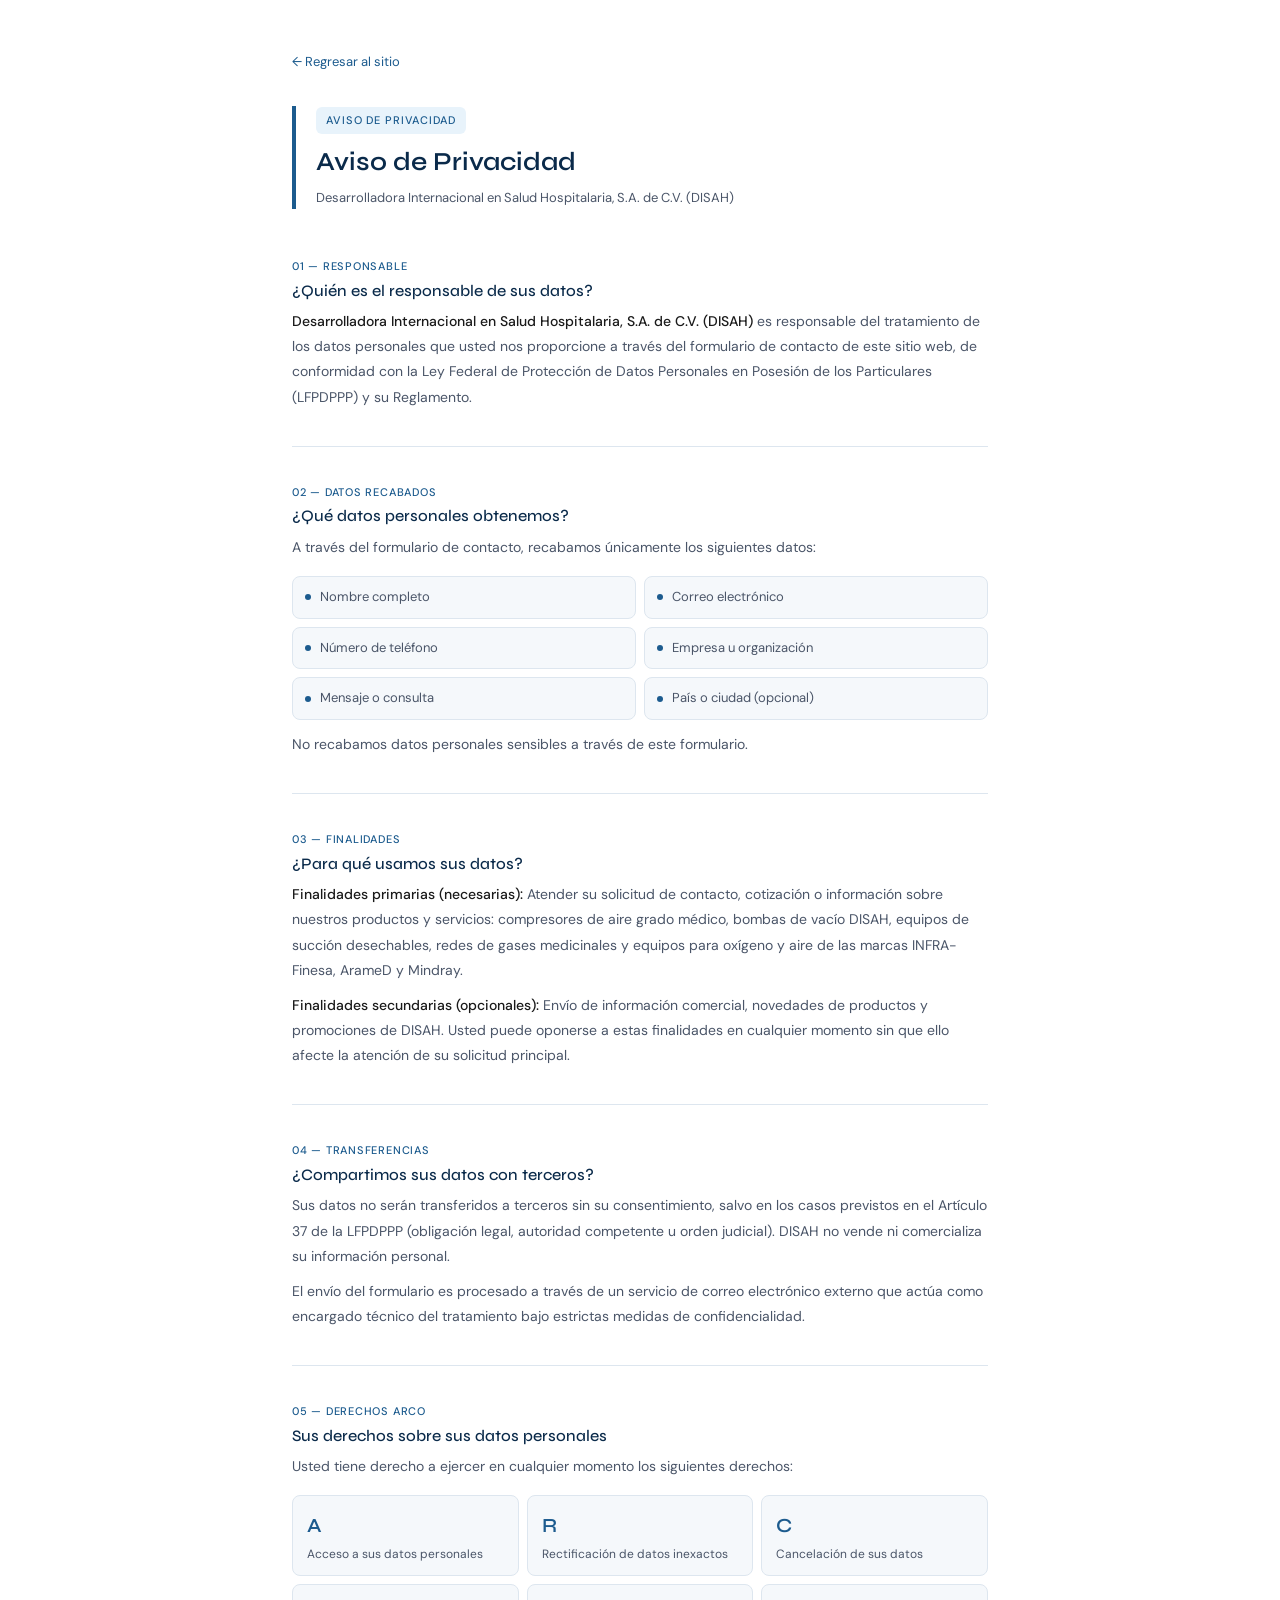
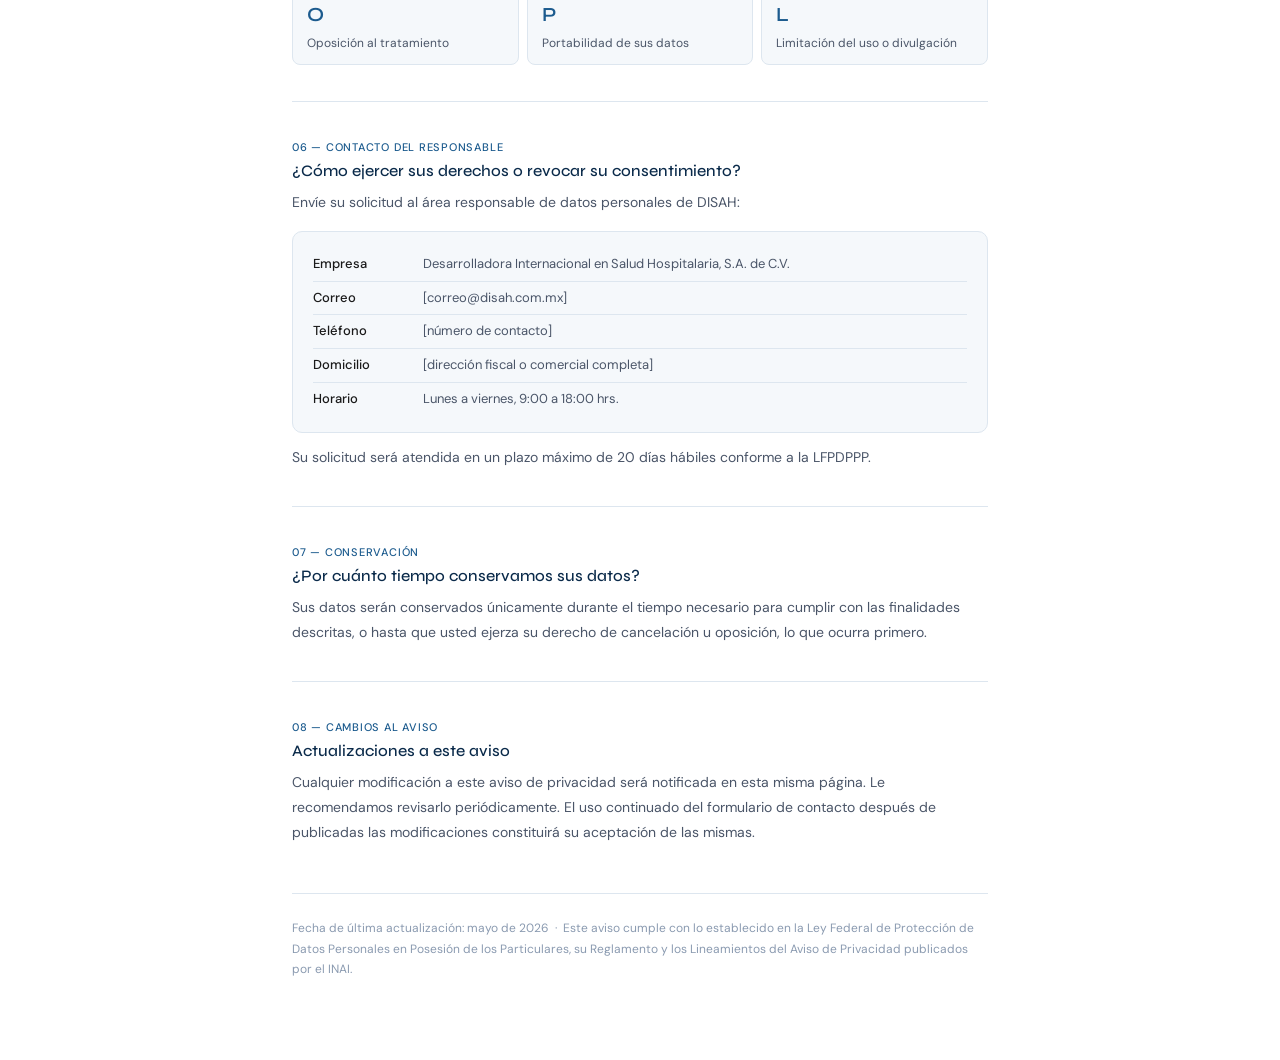
<file: aviso-privacidad.html>
<!DOCTYPE html>
<html lang="es">
<head>
  <meta charset="UTF-8">
  <meta name="viewport" content="width=device-width, initial-scale=1.0">
  <title>Aviso de Privacidad — DISAH</title>
  <meta name="description" content="Aviso de privacidad del sitio web de Desarrolladora Internacional en Salud Hospitalaria, S.A. de C.V. (DISAH).">

  <link rel="preconnect" href="https://fonts.googleapis.com">
  <link rel="preconnect" href="https://fonts.gstatic.com" crossorigin>
  <link href="https://fonts.googleapis.com/css2?family=DM+Sans:wght@400;500&family=Syne:wght@500;600&display=swap" rel="stylesheet">
  <link rel="icon" type="image/png" href="assets/img/LOGO-DISAH-AZÚL.png">
  <link rel="stylesheet" href="styles.css">
  <style>
    /* ── Variables ── */
    :root {
      --navy:    #0a2a4a;
      --steel:   #1c5b8e;
      --steel-l: #e8f3fb;
      --rule:    #c5ddef;
      --text:    #1a1a1a;
      --muted:   #4a5568;
      --surface: #f5f8fb;
      --border:  #dde6ef;
      --white:   #ffffff;
    }

    /* ── Reset ── */
    *, *::before, *::after { box-sizing: border-box; margin: 0; padding: 0; }

    /* ── Base ── */
    body {
      font-family: 'DM Sans', sans-serif;
      font-size: 15px;
      line-height: 1.75;
      color: var(--text);
      background: var(--white);
    }

    /* ── Header ── */
    .site-header {
      background: var(--navy);
      padding: 1.25rem 2rem;
      display: flex;
      align-items: center;
      gap: 1rem;
    }
    .site-header .logo-text {
      font-family: 'Syne', sans-serif;
      font-size: 20px;
      font-weight: 600;
      color: #ffffff;
      letter-spacing: 0.04em;
    }
    .site-header .logo-sep {
      width: 1px;
      height: 24px;
      background: rgba(255,255,255,0.25);
    }
    .site-header .header-sub {
      font-size: 12px;
      color: rgba(255,255,255,0.6);
      letter-spacing: 0.05em;
      text-transform: uppercase;
    }

    /* ── Layout ── */
    .page-wrap {
      max-width: 760px;
      margin: 0 auto;
      padding: 3rem 2rem 5rem;
    }

    /* ── Doc header ── */
    .doc-intro {
      border-left: 4px solid var(--steel);
      padding-left: 1.25rem;
      margin-bottom: 3rem;
    }
    .doc-badge {
      display: inline-block;
      font-size: 11px;
      font-weight: 500;
      letter-spacing: 0.08em;
      text-transform: uppercase;
      background: var(--steel-l);
      color: var(--steel);
      padding: 4px 10px;
      border-radius: 6px;
      margin-bottom: 12px;
    }
    .doc-title {
      font-family: 'Syne', sans-serif;
      font-size: 26px;
      font-weight: 600;
      color: var(--navy);
      line-height: 1.25;
    }
    .doc-meta {
      font-size: 13px;
      color: var(--muted);
      margin-top: 8px;
    }

    /* ── Sections ── */
    .section { margin-bottom: 2.25rem; }
    .section-num {
      font-size: 11px;
      font-weight: 500;
      color: var(--steel);
      letter-spacing: 0.07em;
      text-transform: uppercase;
      margin-bottom: 5px;
    }
    .section-title {
      font-family: 'Syne', sans-serif;
      font-size: 16px;
      font-weight: 500;
      color: var(--navy);
      margin-bottom: 10px;
    }
    .section-body {
      font-size: 14px;
      color: var(--muted);
      line-height: 1.8;
    }
    .section-body p + p { margin-top: 10px; }
    .section-body strong { color: var(--text); font-weight: 500; }

    hr.divider {
      border: none;
      border-top: 1px solid var(--border);
      margin: 2.25rem 0;
    }

    /* ── Data tags grid ── */
    .data-grid {
      display: grid;
      grid-template-columns: 1fr 1fr;
      gap: 8px;
      margin-top: 14px;
    }
    .data-tag {
      background: var(--surface);
      border: 1px solid var(--border);
      border-radius: 8px;
      padding: 9px 12px;
      font-size: 13px;
      color: var(--muted);
      display: flex;
      align-items: center;
      gap: 9px;
    }
    .dot {
      width: 6px;
      height: 6px;
      border-radius: 50%;
      background: var(--steel);
      flex-shrink: 0;
    }

    /* ── Derechos ARCO ── */
    .rights-grid {
      display: grid;
      grid-template-columns: repeat(3, 1fr);
      gap: 8px;
      margin-top: 14px;
    }
    .right-card {
      background: var(--surface);
      border: 1px solid var(--border);
      border-radius: 8px;
      padding: 12px 14px;
    }
    .right-letter {
      font-family: 'Syne', sans-serif;
      font-size: 20px;
      font-weight: 600;
      color: var(--steel);
    }
    .right-label {
      font-size: 12px;
      color: var(--muted);
      margin-top: 3px;
      line-height: 1.4;
    }

    /* ── Contact box ── */
    .contact-box {
      background: var(--surface);
      border: 1px solid var(--border);
      border-radius: 10px;
      padding: 1rem 1.25rem;
      margin-top: 14px;
    }
    .contact-row {
      display: flex;
      gap: 10px;
      font-size: 13px;
      color: var(--muted);
      padding: 5px 0;
      border-bottom: 1px solid var(--border);
    }
    .contact-row:last-child { border-bottom: none; }
    .contact-label {
      font-weight: 500;
      color: var(--text);
      min-width: 100px;
      flex-shrink: 0;
    }

    /* ── Footer del doc ── */
    .doc-footer {
      margin-top: 3rem;
      padding-top: 1.5rem;
      border-top: 1px solid var(--border);
      font-size: 12px;
      color: #8a9ab0;
      line-height: 1.7;
    }

    /* ── Botón volver ── */
    .btn-back {
      display: inline-flex;
      align-items: center;
      gap: 6px;
      font-size: 13px;
      color: var(--steel);
      text-decoration: none;
      margin-bottom: 2rem;
      transition: opacity .2s;
    }
    .btn-back:hover { opacity: 0.7; }

    /* ── Responsive ── */
    @media (max-width: 520px) {
      .data-grid  { grid-template-columns: 1fr; }
      .rights-grid { grid-template-columns: 1fr 1fr; }
      .page-wrap { padding: 2rem 1.25rem 4rem; }
    }
  </style>
</head>
<body>

  <main>
    <div class="page-wrap">
      <a href="index.html" class="btn-back">
        ← Regresar al sitio
      </a>

      <!-- Encabezado del documento -->
      <div class="doc-intro">
        <span class="doc-badge">Aviso de privacidad</span>
        <h1 class="doc-title">Aviso de Privacidad</h1>
        <p class="doc-meta">
          Desarrolladora Internacional en Salud Hospitalaria, S.A. de C.V. (DISAH)
          
        </p>
      </div>

      <!-- 01 -->
      <div class="section">
        <p class="section-num">01 — Responsable</p>
        <h2 class="section-title">¿Quién es el responsable de sus datos?</h2>
        <div class="section-body">
          <p><strong>Desarrolladora Internacional en Salud Hospitalaria, S.A. de C.V. (DISAH)</strong> es responsable del tratamiento de los datos personales que usted nos proporcione a través del formulario de contacto de este sitio web, de conformidad con la Ley Federal de Protección de Datos Personales en Posesión de los Particulares (LFPDPPP) y su Reglamento.</p>
        </div>
      </div>

      <hr class="divider">

      <!-- 02 -->
      <div class="section">
        <p class="section-num">02 — Datos recabados</p>
        <h2 class="section-title">¿Qué datos personales obtenemos?</h2>
        <div class="section-body">
          <p>A través del formulario de contacto, recabamos únicamente los siguientes datos:</p>
        </div>
        <div class="data-grid">
          <div class="data-tag"><span class="dot"></span> Nombre completo</div>
          <div class="data-tag"><span class="dot"></span> Correo electrónico</div>
          <div class="data-tag"><span class="dot"></span> Número de teléfono</div>
          <div class="data-tag"><span class="dot"></span> Empresa u organización</div>
          <div class="data-tag"><span class="dot"></span> Mensaje o consulta</div>
          <div class="data-tag"><span class="dot"></span> País o ciudad (opcional)</div>
        </div>
        <p class="section-body" style="margin-top:12px;">No recabamos datos personales sensibles a través de este formulario.</p>
      </div>

      <hr class="divider">

      <!-- 03 -->
      <div class="section">
        <p class="section-num">03 — Finalidades</p>
        <h2 class="section-title">¿Para qué usamos sus datos?</h2>
        <div class="section-body">
          <p><strong>Finalidades primarias (necesarias):</strong> Atender su solicitud de contacto, cotización o información sobre nuestros productos y servicios: compresores de aire grado médico, bombas de vacío DISAH, equipos de succión desechables, redes de gases medicinales y equipos para oxígeno y aire de las marcas INFRA-Finesa, ArameD y Mindray.</p>
          <p><strong>Finalidades secundarias (opcionales):</strong> Envío de información comercial, novedades de productos y promociones de DISAH. Usted puede oponerse a estas finalidades en cualquier momento sin que ello afecte la atención de su solicitud principal.</p>
        </div>
      </div>

      <hr class="divider">

      <!-- 04 -->
      <div class="section">
        <p class="section-num">04 — Transferencias</p>
        <h2 class="section-title">¿Compartimos sus datos con terceros?</h2>
        <div class="section-body">
          <p>Sus datos no serán transferidos a terceros sin su consentimiento, salvo en los casos previstos en el Artículo 37 de la LFPDPPP (obligación legal, autoridad competente u orden judicial). DISAH no vende ni comercializa su información personal.</p>
          <p>El envío del formulario es procesado a través de un servicio de correo electrónico externo que actúa como encargado técnico del tratamiento bajo estrictas medidas de confidencialidad.</p>
        </div>
      </div>

      <hr class="divider">

      <!-- 05 -->
      <div class="section">
        <p class="section-num">05 — Derechos ARCO</p>
        <h2 class="section-title">Sus derechos sobre sus datos personales</h2>
        <div class="section-body">
          <p>Usted tiene derecho a ejercer en cualquier momento los siguientes derechos:</p>
        </div>
        <div class="rights-grid">
          <div class="right-card">
            <div class="right-letter">A</div>
            <div class="right-label">Acceso a sus datos personales</div>
          </div>
          <div class="right-card">
            <div class="right-letter">R</div>
            <div class="right-label">Rectificación de datos inexactos</div>
          </div>
          <div class="right-card">
            <div class="right-letter">C</div>
            <div class="right-label">Cancelación de sus datos</div>
          </div>
          <div class="right-card">
            <div class="right-letter">O</div>
            <div class="right-label">Oposición al tratamiento</div>
          </div>
          <div class="right-card">
            <div class="right-letter">P</div>
            <div class="right-label">Portabilidad de sus datos</div>
          </div>
          <div class="right-card">
            <div class="right-letter">L</div>
            <div class="right-label">Limitación del uso o divulgación</div>
          </div>
        </div>
      </div>

      <hr class="divider">

      <!-- 06 -->
      <div class="section">
        <p class="section-num">06 — Contacto del responsable</p>
        <h2 class="section-title">¿Cómo ejercer sus derechos o revocar su consentimiento?</h2>
        <div class="section-body">
          <p>Envíe su solicitud al área responsable de datos personales de DISAH:</p>
        </div>
        <div class="contact-box">
          <div class="contact-row">
            <span class="contact-label">Empresa</span>
            <span>Desarrolladora Internacional en Salud Hospitalaria, S.A. de C.V.</span>
          </div>
          <div class="contact-row">
            <span class="contact-label">Correo</span>
            <!-- [COMPLETAR] correo oficial de DISAH -->
            <span>[correo@disah.com.mx]</span>
          </div>
          <div class="contact-row">
            <span class="contact-label">Teléfono</span>
            <!-- [COMPLETAR] número de contacto DISAH -->
            <span>[número de contacto]</span>
          </div>
          <div class="contact-row">
            <span class="contact-label">Domicilio</span>
            <!-- [COMPLETAR] dirección fiscal o comercial completa -->
            <span>[dirección fiscal o comercial completa]</span>
          </div>
          <div class="contact-row">
            <span class="contact-label">Horario</span>
            <span>Lunes a viernes, 9:00 a 18:00 hrs.</span>
          </div>
        </div>
        <p class="section-body" style="margin-top:12px;">Su solicitud será atendida en un plazo máximo de 20 días hábiles conforme a la LFPDPPP.</p>
      </div>

      <hr class="divider">

      <!-- 07 -->
      <div class="section">
        <p class="section-num">07 — Conservación</p>
        <h2 class="section-title">¿Por cuánto tiempo conservamos sus datos?</h2>
        <div class="section-body">
          <p>Sus datos serán conservados únicamente durante el tiempo necesario para cumplir con las finalidades descritas, o hasta que usted ejerza su derecho de cancelación u oposición, lo que ocurra primero.</p>
        </div>
      </div>

      <hr class="divider">

      <!-- 08 -->
      <div class="section">
        <p class="section-num">08 — Cambios al aviso</p>
        <h2 class="section-title">Actualizaciones a este aviso</h2>
        <div class="section-body">
          <p>Cualquier modificación a este aviso de privacidad será notificada en esta misma página. Le recomendamos revisarlo periódicamente. El uso continuado del formulario de contacto después de publicadas las modificaciones constituirá su aceptación de las mismas.</p>
        </div>
      </div>

      <!-- Pie del documento -->
      <div class="doc-footer">
        Fecha de última actualización: mayo de 2026 &nbsp;·&nbsp;
        Este aviso cumple con lo establecido en la Ley Federal de Protección de Datos Personales en Posesión de los Particulares, su Reglamento y los Lineamientos del Aviso de Privacidad publicados por el INAI.
      </div>

    </div><!-- /page-wrap -->
  </main>


</body>
</html>
</file>
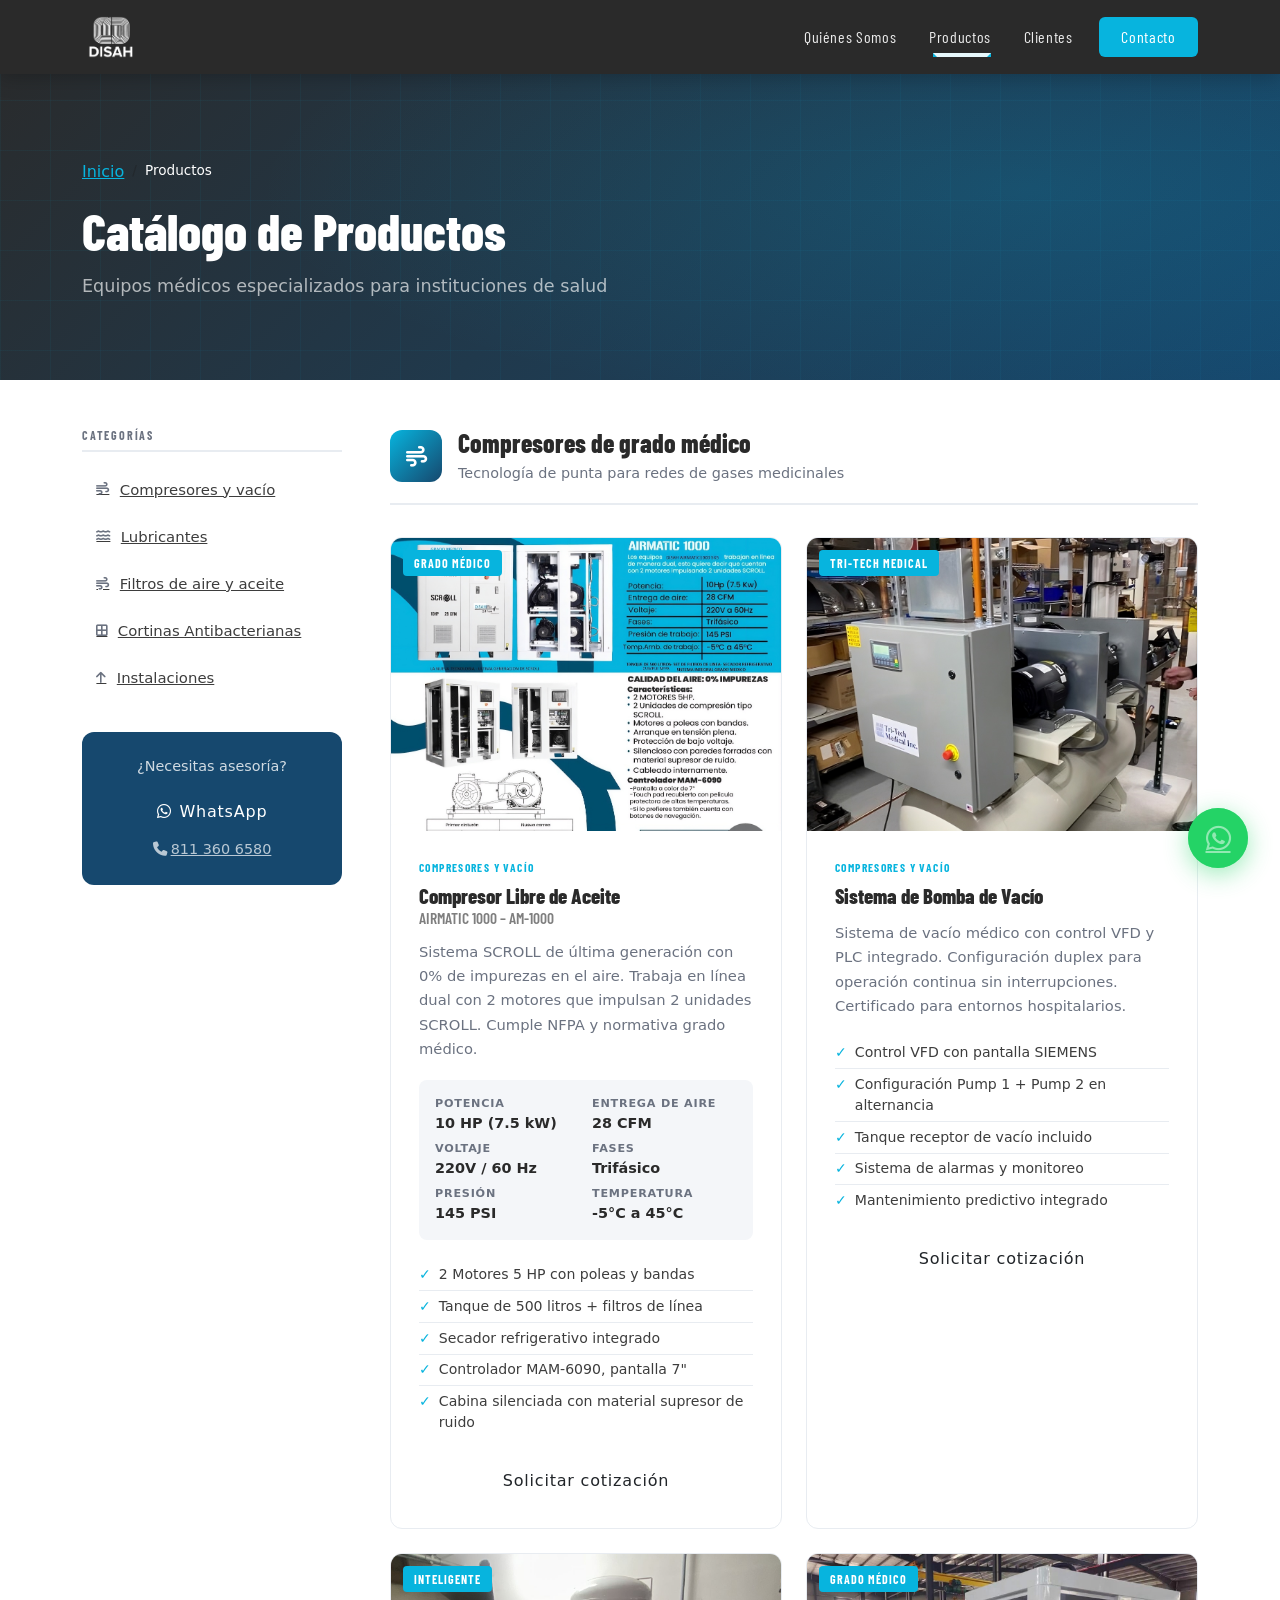
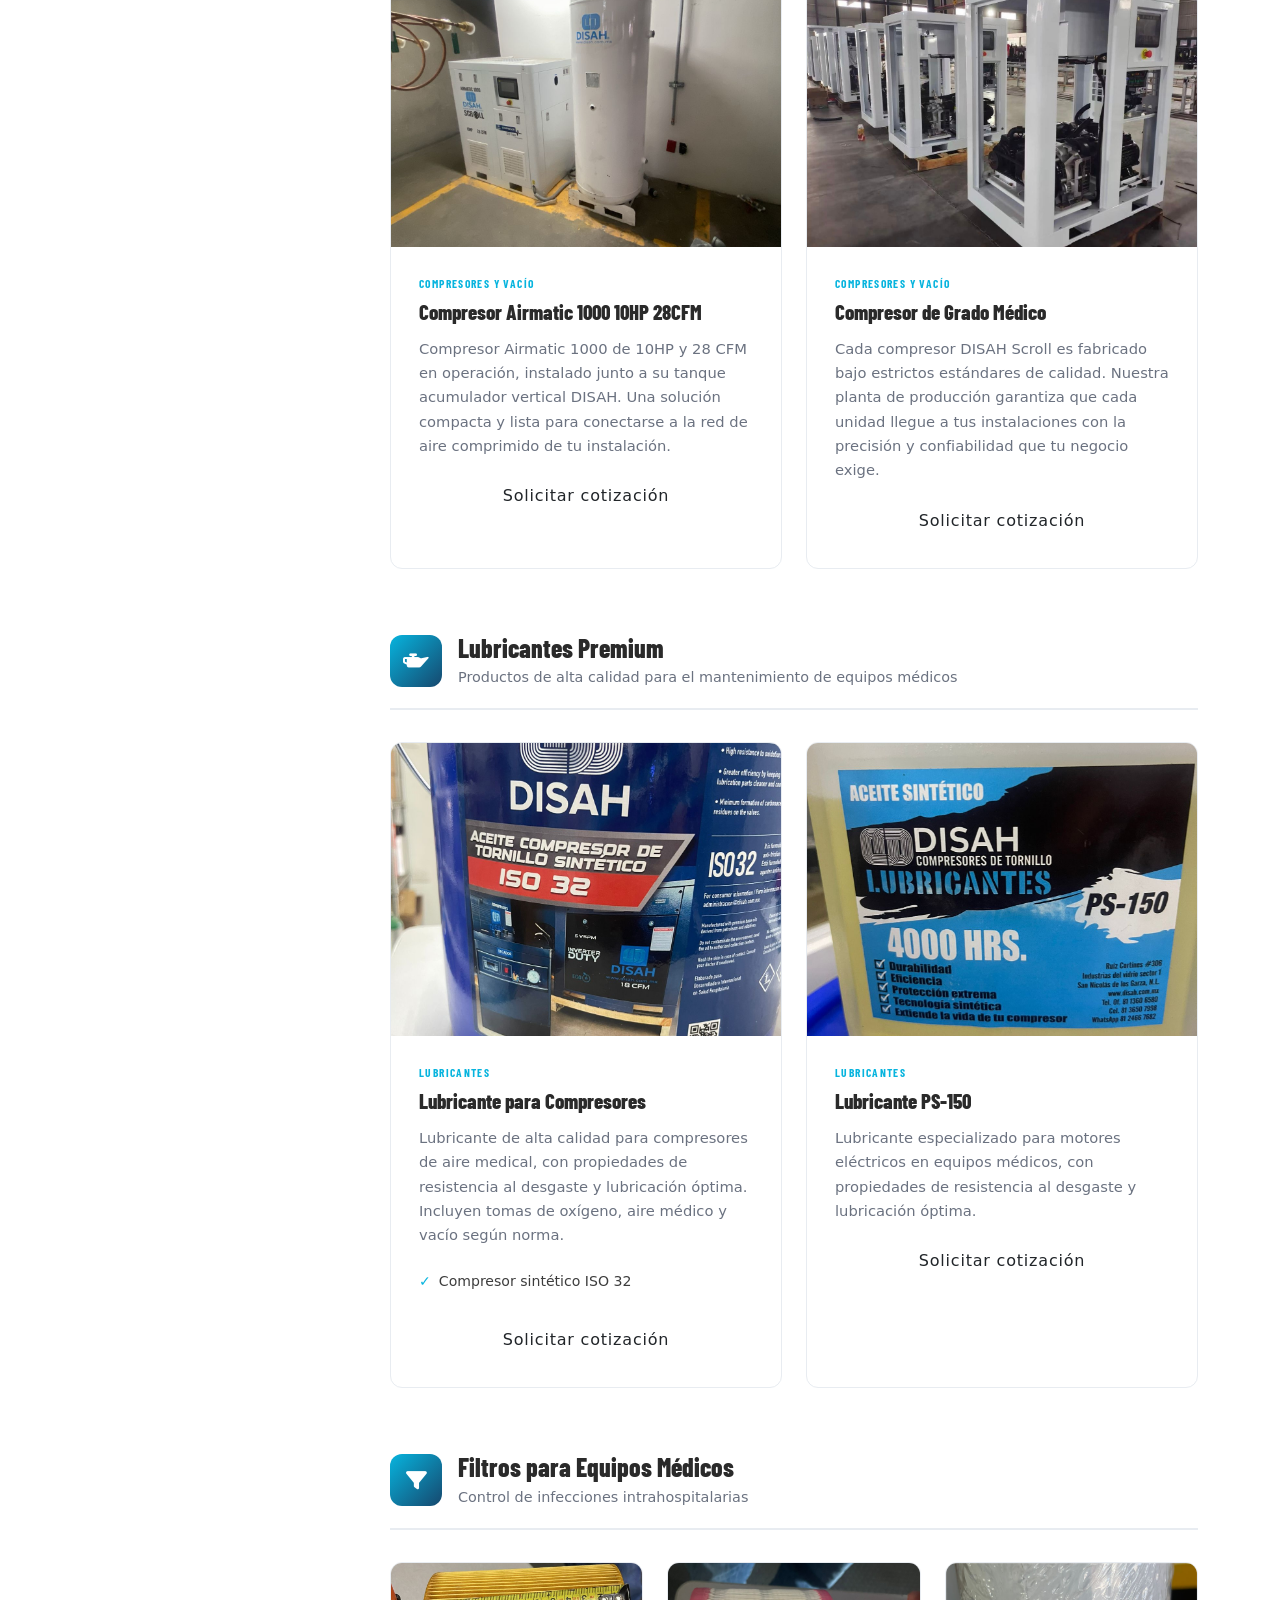
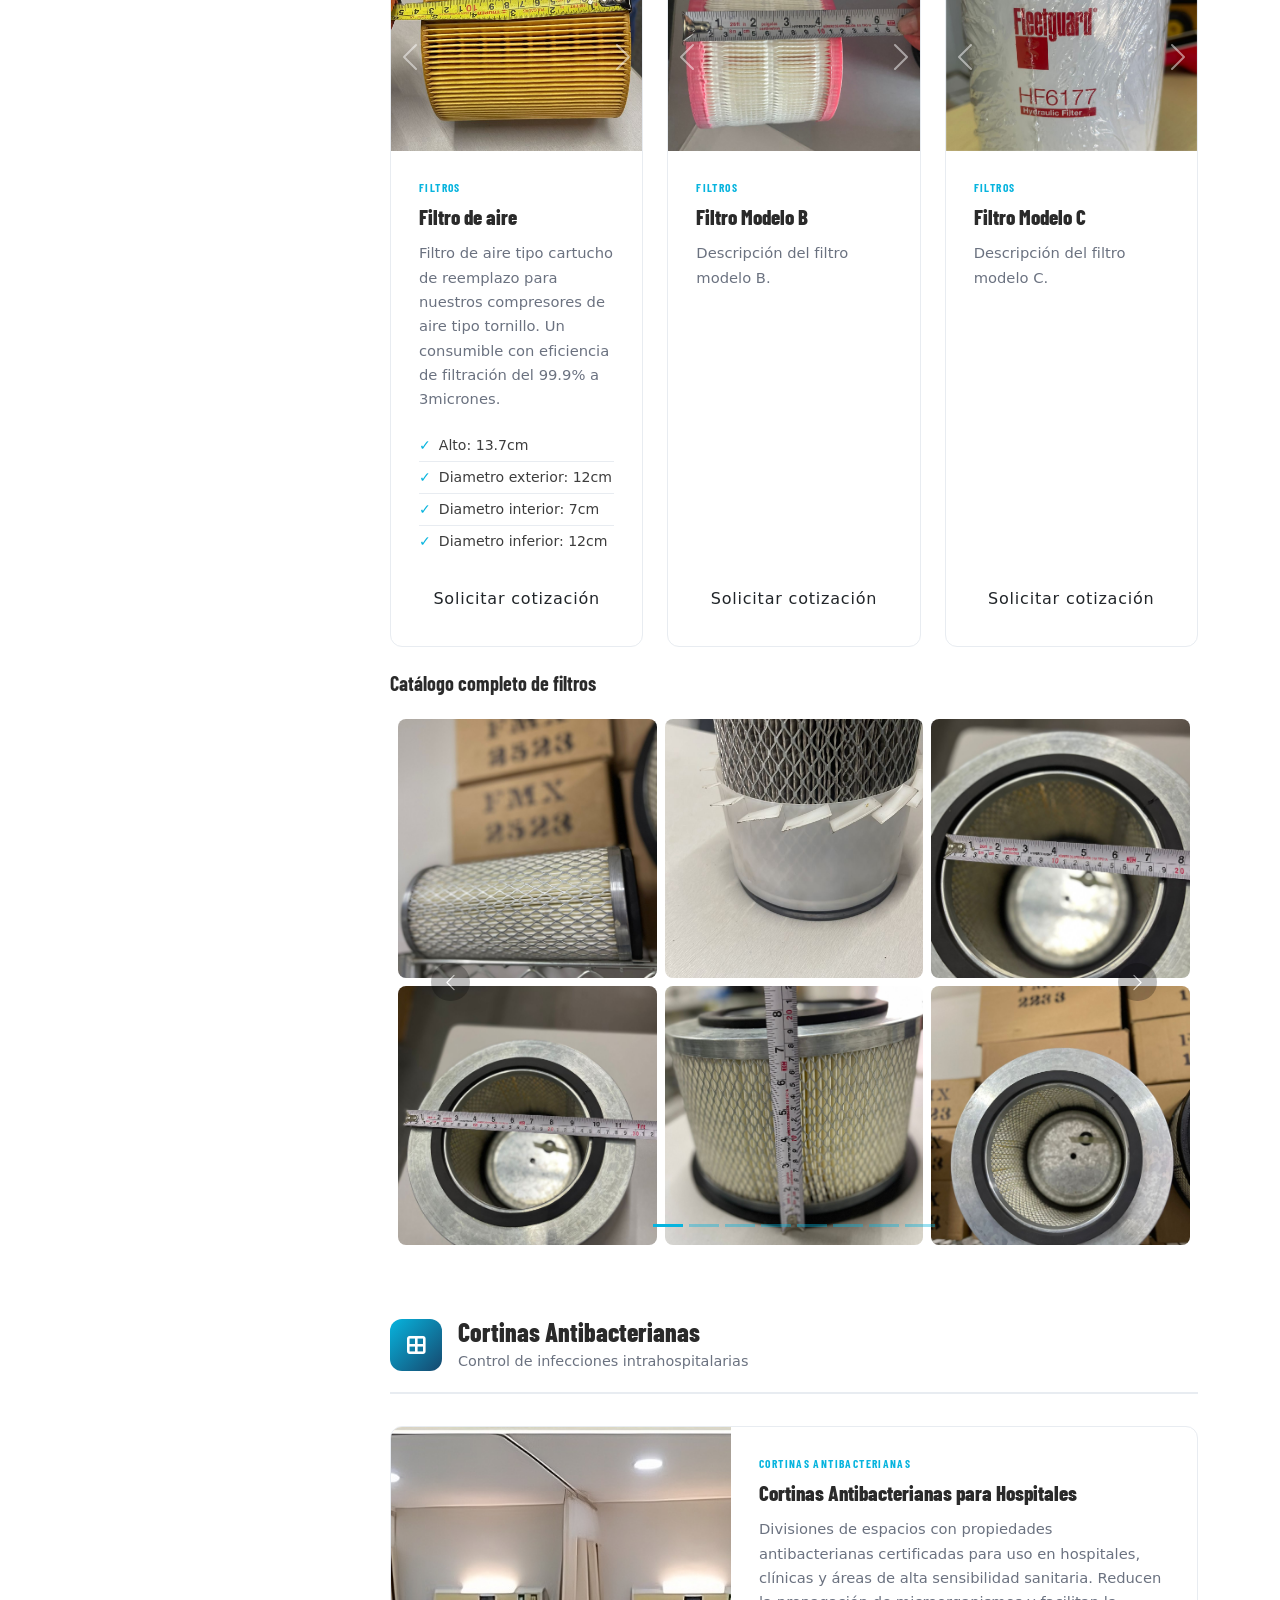
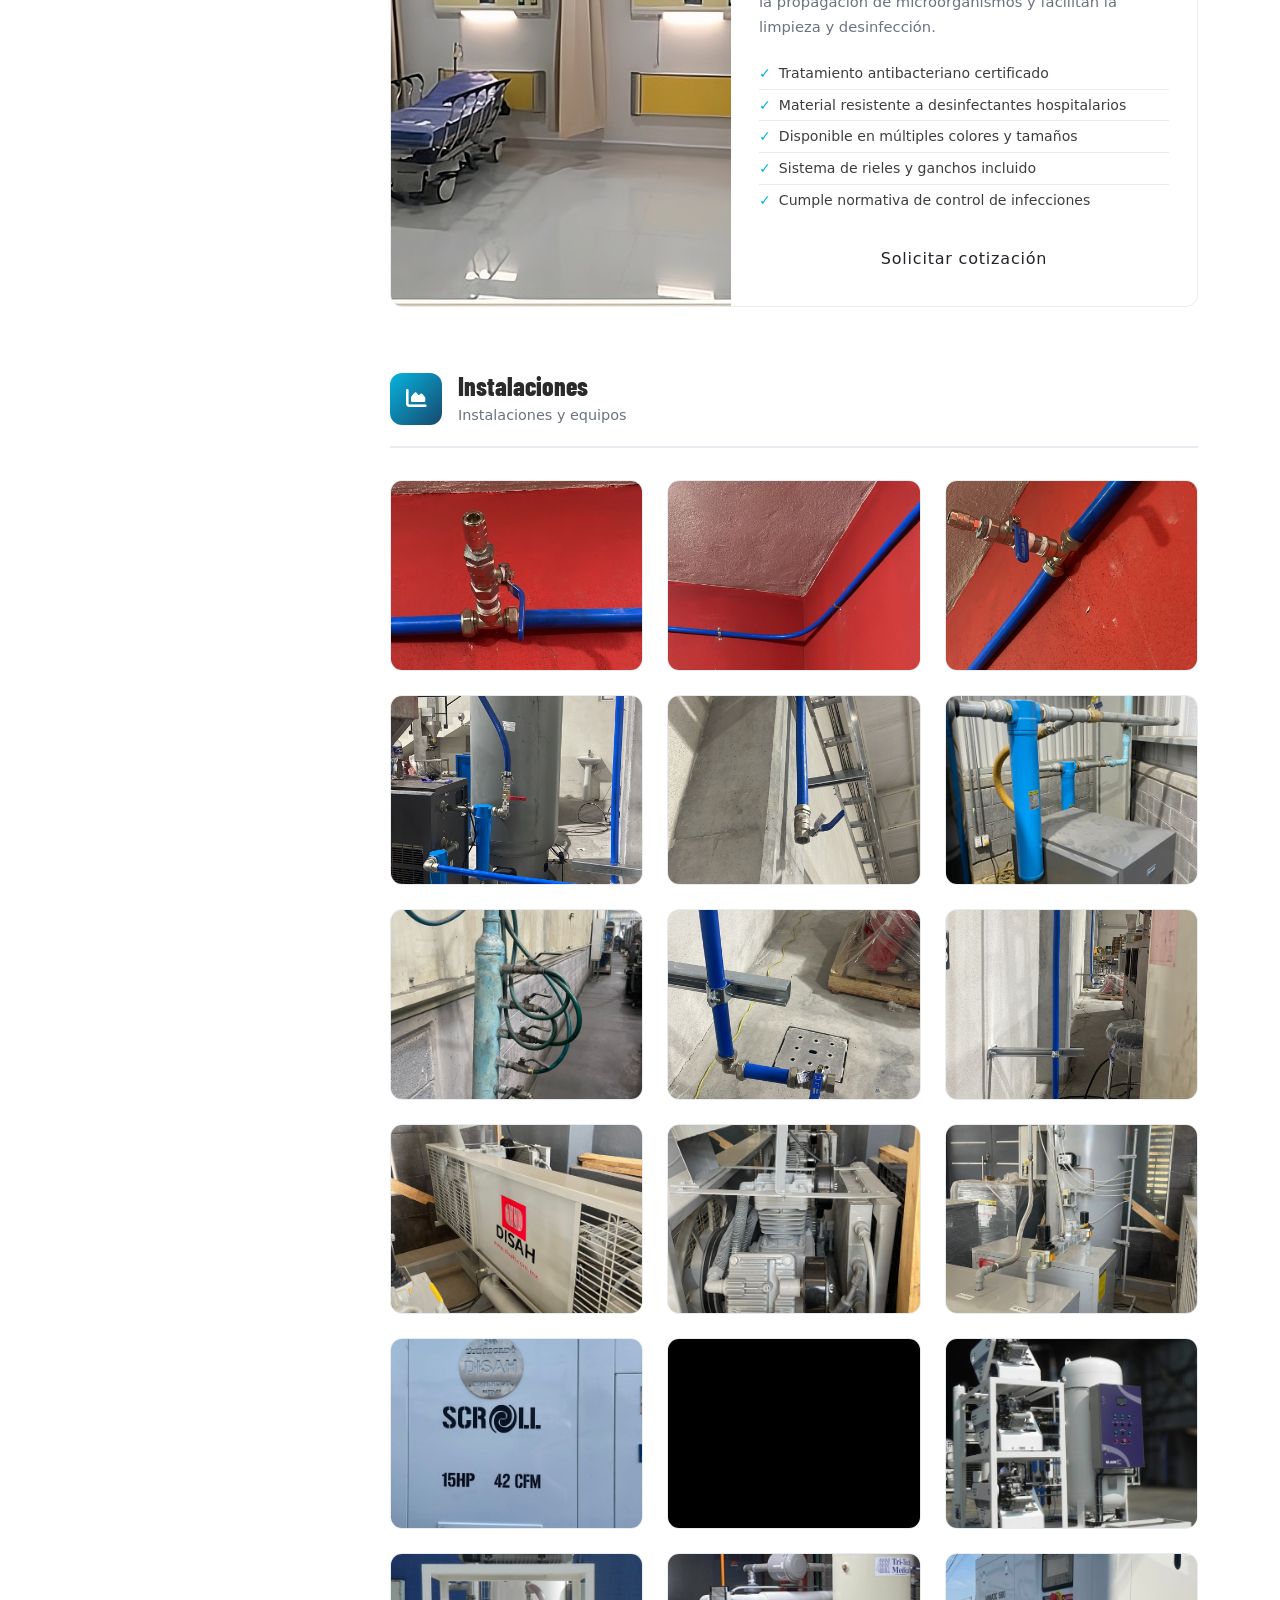
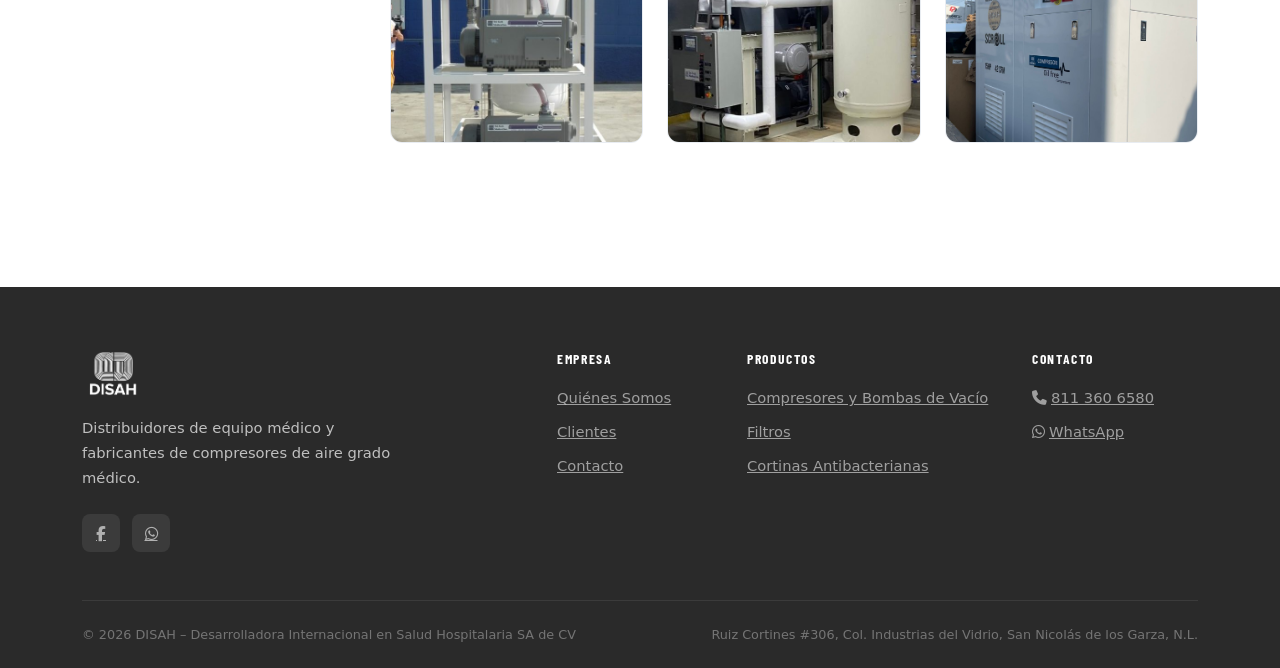
<file: productos.html>
<!DOCTYPE html>
<html lang="es">

<head>
  <meta charset="UTF-8" />
  <meta name="viewport" content="width=device-width, initial-scale=1.0" />
  <title>Productos – DISAH Equipos Médicos</title>
  <link rel="stylesheet" href="styles.css" />
  <link rel="stylesheet" href="productos.css" />
  <link href="https://cdn.jsdelivr.net/npm/bootstrap@5.3.3/dist/css/bootstrap.min.css" rel="stylesheet" />
  <link
    href="https://fonts.googleapis.com/css2?family=Barlow+Condensed:wght@400;600;700;800&family=Barlow:wght@300;400;500;600&display=swap"
    rel="stylesheet" />
  <link href="https://cdnjs.cloudflare.com/ajax/libs/font-awesome/6.5.0/css/all.min.css" rel="stylesheet" />
  <link rel="icon" href="assets/img/LOGO-DISAH-AZÚL.png">
</head>


<!-- Modal lightbox -->
<div id="lightboxModal"
  style="display:none; position:fixed; inset:0; background:rgba(0,0,0,.85); z-index:9999; align-items:center; justify-content:center; cursor:zoom-out;">
  <img id="lightboxImg" style="max-width:90vw; max-height:90vh; border-radius:8px; object-fit:contain;">
</div>

<body>

  <!-- NAVBAR -->
  <nav class="navbar navbar-expand-lg fixed-top scrolled" id="mainNav">
    <div class="container-xl">
      <a class="navbar-brand" href="index.html">
        <img src="assets/img/LOGO-DISAH-AZÚL.png" alt="DISAH" class="nav-logo" />
      </a>
      <button class="navbar-toggler" type="button" data-bs-toggle="collapse" data-bs-target="#navMenu">
        <span class="toggler-icon"><i class="fas fa-bars"></i></span>
      </button>
      <div class="collapse navbar-collapse" id="navMenu">
        <ul class="navbar-nav ms-auto align-items-lg-center gap-lg-1">
          <li class="nav-item"><a class="nav-link" href="index.html#quienes-somos">Quiénes Somos</a></li>
          <li class="nav-item dropdown">
            <a class="nav-link dropdown-toggle active" href="#" role="button" data-bs-toggle="dropdown">Productos</a>
            <ul class="dropdown-menu">
              <li><a class="dropdown-item" href="productos.html#compresores">Compresores y Bombas de Vacío</a></li>
              <li><a class="dropdown-item" href="productos.html#lubricantes">Lubricantes</a></li>
              <li><a class="dropdown-item" href="productos.html#filtros">Filtros de aceite y aire</a></li>
            </ul>
          </li>
          <li class="nav-item"><a class="nav-link" href="index.html#clientes">Clientes</a></li>
          <li class="nav-item"><a class="nav-link btn-contacto" href="index.html#contacto">Contacto</a></li>
        </ul>
      </div>
    </div>
  </nav>

  <!-- PAGE HERO -->
  <div class="page-hero">
    <div class="page-hero-overlay"></div>
    <div class="container-xl page-hero-content">
      <nav aria-label="breadcrumb">
        <ol class="breadcrumb">
          <li class="breadcrumb-item"> <a href="index.html" style="font-size: 12pt;">Inicio</a> </li>
          <li class="breadcrumb-item active text-white">Productos</li>
        </ol>
      </nav>
      <h1 class="page-hero-title">Catálogo de Productos</h1>
      <p class="page-hero-sub">Equipos médicos especializados para instituciones de salud</p>
    </div>
  </div>

  <!-- SIDEBAR + CONTENT -->
  <div class="catalog-layout container-xl">

    <!-- Sidebar filtros -->
    <aside class="catalog-sidebar">
      <h6 class="sidebar-heading">Categorías</h6>
      <ul class="sidebar-nav">
        <li><a href="#compresores" class="sn-link active"><i class="fas fa-wind"></i> Compresores y vacío</a></li>
        <li><a href="#lubricantes" class="sn-link"><i class="fas fa-water"></i> Lubricantes</a></li>
        <li><a href="#filtros" class="sn-link"><i class="fas fa-wind"></i> Filtros de aire y aceite</a></li>
        <li><a href="#cortinas" class="sn-link"><i class="fas fa-border-all"></i> Cortinas Antibacterianas</a></li>
        <li><a href="#instalaciones" class="sn-link"><i class="fas fa-arrow-up"></i> Instalaciones</a></li>
      </ul>
      <div class="sidebar-cta">
        <p>¿Necesitas asesoría?</p>
        <a href="https://wa.me/528124667682" class="btn btn-primary-disah w-100" target="_blank">
          <i class="fab fa-whatsapp me-2 text-white"></i><span class="text-white">WhatsApp</span>
        </a>
        <a href="tel:8113606580" class="btn-call mt-2">
          <i class="fas fa-phone me-1"></i>811 360 6580
        </a>
      </div>
    </aside>

    <!-- Main content -->
    <main class="catalog-main">

      <!-- Navegación móvil de categorías (oculta en desktop, visible en tablet/móvil) -->
      <nav class="catalog-mobile-nav d-none">
        <a href="#compresores" class="sn-link active"><i class="fas fa-wind"></i> Compresores y vacío</a>
        <a href="#lubricantes" class="sn-link"><i class="fas fa-water"></i> Lubricantes</a>
        <a href="#filtros" class="sn-link"><i class="fas fa-filter"></i> Filtros de aire y aceite</a>
        <a href="#cortinas" class="sn-link"><i class="fas fa-border-all"></i> Cortinas Antibacterianas</a>
        <a href="#instalaciones" class="sn-link"><i class="fas fa-arrow-up"></i> Instalaciones</a>
      </nav>


      <!-- ── COMPRESORES ── -->

      <section id="compresores" class="cat-section">
        <div class="cat-section-header">
          <div class="csh-icon"><i class="fas fa-wind"></i></div>
          <div>
            <h2 class="cat-section-title">Compresores de grado médico</h2>
            <p class="cat-section-sub">Tecnología de punta para redes de gases medicinales</p>
          </div>
        </div>



        <div class="row g-4">

          <!-- Compresor Libre de Aceite -->
          <div class="col-md-6" id="compresor-libre-aceite">
            <div class="prod-detail-card">
              <div class="pdc-img">
                <img src="assets/img/AIRMATIC1000.jpeg" alt="Compresor Libre de Aceite" />
                <span class="pdc-badge">Grado Médico</span>
              </div>
              <div class="pdc-body">
                <span class="pdc-cat">Compresores y Vacío</span>
                <h3 class="pdc-title">Compresor Libre de Aceite<br /><small>AIRMATIC 1000 – AM-1000</small></h3>
                <p class="pdc-desc">Sistema SCROLL de última generación con 0% de impurezas en el aire. Trabaja en línea
                  dual con 2 motores que impulsan 2 unidades SCROLL. Cumple NFPA y normativa grado médico.</p>
                <div class="pdc-specs">
                  <div class="spec-item"><span class="spec-label">Potencia</span><span class="spec-val">10 HP (7.5
                      kW)</span></div>
                  <div class="spec-item"><span class="spec-label">Entrega de aire</span><span class="spec-val">28
                      CFM</span></div>
                  <div class="spec-item"><span class="spec-label">Voltaje</span><span class="spec-val">220V / 60
                      Hz</span></div>
                  <div class="spec-item"><span class="spec-label">Fases</span><span class="spec-val">Trifásico</span>
                  </div>
                  <div class="spec-item"><span class="spec-label">Presión</span><span class="spec-val">145 PSI</span>
                  </div>
                  <div class="spec-item"><span class="spec-label">Temperatura</span><span class="spec-val">-5°C a
                      45°C</span></div>
                </div>
                <ul class="pdc-features">
                  <li>2 Motores 5 HP con poleas y bandas</li>
                  <li>Tanque de 500 litros + filtros de línea</li>
                  <li>Secador refrigerativo integrado</li>
                  <li>Controlador MAM-6090, pantalla 7"</li>
                  <li>Cabina silenciada con material supresor de ruido</li>
                </ul>
                <a href="index.html#contacto" class="btn btn-primary-disah">Solicitar cotización</a>
              </div>
            </div>
          </div>

          <!-- Bomba de Vacío -->
          <div class="col-md-6" id="bomba-vacio">
            <div class="prod-detail-card">
              <div class="pdc-img">
                <img src="assets/img/modelo1_1.jpeg" alt="Bomba de Vacío" />
                <span class="pdc-badge">Tri-Tech Medical</span>
              </div>
              <div class="pdc-body">
                <span class="pdc-cat">Compresores y Vacío</span>
                <h3 class="pdc-title">Sistema de Bomba de Vacío</h3>
                <p class="pdc-desc">Sistema de vacío médico con control VFD y PLC integrado. Configuración duplex para
                  operación continua sin interrupciones. Certificado para entornos hospitalarios.</p>
                <ul class="pdc-features">
                  <li>Control VFD con pantalla SIEMENS</li>
                  <li>Configuración Pump 1 + Pump 2 en alternancia</li>
                  <li>Tanque receptor de vacío incluido</li>
                  <li>Sistema de alarmas y monitoreo</li>
                  <li>Mantenimiento predictivo integrado</li>
                </ul>
                <a href="index.html#contacto" class="btn btn-primary-disah">Solicitar cotización</a>
              </div>
            </div>
          </div>

          <!-- Compresor de Aire Médico Inteligente-->
          <div class="col-md-6" id="compresor-aire-medico-inteligente">
            <div class="prod-detail-card">
              <div class="pdc-img">
                <img src="assets/img/Compresor_inteligente.jpeg" alt="Compresor de Aire Médico Inteligente" />
                <span class="pdc-badge">Inteligente</span>
              </div>
              <div class="pdc-body">
                <span class="pdc-cat">Compresores y Vacío</span>
                <h3 class="pdc-title">Compresor Airmatic 1000 10HP 28CFM</h3>
                <p class="pdc-desc">Compresor Airmatic 1000 de 10HP y 28 CFM en operación, instalado junto a su tanque
                  acumulador vertical DISAH. Una solución compacta y lista para conectarse a la red de aire comprimido
                  de tu instalación.</p>
                <a href="index.html#contacto" class="btn btn-primary-disah">Solicitar cotización</a>
              </div>
            </div>
          </div>

          <!-- Compresor de Grado Médico-->
          <div class="col-md-6" id="compresor-grado-medico">
            <div class="prod-detail-card">
              <div class="pdc-img">
                <img src="assets/img/compresor_gradoMedico.jpeg" alt="Compresor de Aire Médico Inteligente" />
                <span class="pdc-badge">Grado Médico</span>
              </div>
              <div class="pdc-body">
                <span class="pdc-cat">Compresores y Vacío</span>
                <h3 class="pdc-title">Compresor de Grado Médico</h3>
                <p class="pdc-desc">Cada compresor DISAH Scroll es fabricado bajo estrictos estándares de calidad.
                  Nuestra planta de producción garantiza que cada unidad llegue a tus instalaciones con la precisión y
                  confiabilidad que tu negocio exige.</p>
                <a href="index.html#contacto" class="btn btn-primary-disah">Solicitar cotización</a>
              </div>
            </div>
          </div>


        </div>
      </section>

      <!-- ── Lubricantes ── -->
      <section id="lubricantes" class="cat-section">
        <div class="cat-section-header">
          <div class="csh-icon"><i class="fas fa-oil-can"></i></div>
          <div>
            <h2 class="cat-section-title">Lubricantes Premium</h2>
            <p class="cat-section-sub">Productos de alta calidad para el mantenimiento de equipos médicos</p>
          </div>
        </div>
        <div class="row g-4">
          <div class="col-md-6">
            <div class="prod-detail-card">
              <div class="pdc-img">
                <img src="assets/img/lubricantespremium1.jpeg" alt="Lubricantes Premium" />
              </div>
              <div class="pdc-body">
                <span class="pdc-cat">Lubricantes</span>
                <h3 class="pdc-title">Lubricante para Compresores</h3>
                <p class="pdc-desc">Lubricante de alta calidad para compresores de aire medical, con propiedades de
                  resistencia al desgaste y lubricación óptima.
                  Incluyen tomas de oxígeno, aire médico y vacío según norma.</p>
                <ul class="pdc-features">
                  <li>Compresor sintético ISO 32</li>
                </ul>
                <a href="index.html#contacto" class="btn btn-primary-disah">Solicitar cotización</a>
              </div>
            </div>
          </div>
          <div class="col-md-6">
            <div class="prod-detail-card">
              <div class="pdc-img">
                <img src="assets/img/lubricantepremium2.jpeg" alt="Lubricantes Premium" />
              </div>
              <div class="pdc-body">
                <span class="pdc-cat">Lubricantes</span>
                <h3 class="pdc-title">Lubricante PS-150</h3>
                <p class="pdc-desc">Lubricante especializado para motores eléctricos en equipos médicos, con propiedades
                  de resistencia al desgaste y lubricación óptima.</p>
                <a href="index.html#contacto" class="btn btn-primary-disah">Solicitar cotización</a>
              </div>
            </div>
          </div>
        </div>
      </section>


      <!-- ── FILTROS ── -->
      <section id="filtros" class="cat-section">
        <div class="cat-section-header">
          <div class="csh-icon"><i class="fas fa-filter"></i></div>
          <div>
            <h2 class="cat-section-title">Filtros para Equipos Médicos</h2>
            <p class="cat-section-sub">Control de infecciones intrahospitalarias</p>
          </div>
        </div>
        <div class="row g-4">

          <!-- Modelo 1 -->
          <div class="col-md-4">
            <div class="prod-detail-card">
              <div id="carouselFiltro1" class="carousel slide" data-bs-ride="carousel">
                <div class="carousel-inner">
                  <div class="carousel-item active"><img src="assets/img/filtro1_1.jpeg" class="d-block w-100"
                      alt="Filtro modelo 1" style="aspect-ratio:4/3; object-fit:cover;"></div>
                  <div class="carousel-item"><img src="assets/img/filtro1_2.jpeg" class="d-block w-100"
                      alt="Filtro modelo 1" style="aspect-ratio:4/3; object-fit:cover;"></div>
                  <div class="carousel-item"><img src="assets/img/filtro1_3.jpeg" class="d-block w-100"
                      alt="Filtro modelo 1" style="aspect-ratio:4/3; object-fit:cover;"></div>
                </div>
                <button class="carousel-control-prev" type="button" data-bs-target="#carouselFiltro1"
                  data-bs-slide="prev"><span class="carousel-control-prev-icon"></span></button>
                <button class="carousel-control-next" type="button" data-bs-target="#carouselFiltro1"
                  data-bs-slide="next"><span class="carousel-control-next-icon"></span></button>
              </div>
              <div class="pdc-body">
                <span class="pdc-cat">Filtros</span>
                <h3 class="pdc-title">Filtro de aire</h3>
                <p class="pdc-desc">Filtro de aire tipo cartucho de reemplazo para nuestros compresores de aire tipo tornillo. Un consumible con eficiencia de filtración del 99.9% a 3micrones.</p>
                <ul class="pdc-features">
                  <li>Alto: 13.7cm</li>
                  <li>Diametro exterior: 12cm</li>
                  <li>Diametro interior: 7cm</li>
                  <li>Diametro inferior: 12cm</li>
                </ul>
                <a href="index.html#contacto" class="btn btn-primary-disah mt-auto">Solicitar cotización</a>
              </div>
            </div>
          </div>

          <!-- Modelo 2 -->
          <div class="col-md-4">
            <div class="prod-detail-card">
              <div id="carouselFiltro2" class="carousel slide" data-bs-ride="carousel">
                <div class="carousel-inner">
                  <div class="carousel-item active"><img src="assets/img/filtro2_1.jpeg" class="d-block w-100"
                      alt="Filtro modelo 2" style="aspect-ratio:4/3; object-fit:cover;"></div>
                  <div class="carousel-item"><img src="assets/img/filtro2_2.jpeg" class="d-block w-100"
                      alt="Filtro modelo 2" style="aspect-ratio:4/3; object-fit:cover;"></div>
                  <div class="carousel-item"><img src="assets/img/filtro2_3.jpeg" class="d-block w-100"
                      alt="Filtro modelo 2" style="aspect-ratio:4/3; object-fit:cover;"></div>
                </div>
                <button class="carousel-control-prev" type="button" data-bs-target="#carouselFiltro2"
                  data-bs-slide="prev"><span class="carousel-control-prev-icon"></span></button>
                <button class="carousel-control-next" type="button" data-bs-target="#carouselFiltro2"
                  data-bs-slide="next"><span class="carousel-control-next-icon"></span></button>
              </div>
              <div class="pdc-body">
                <span class="pdc-cat">Filtros</span>
                <h3 class="pdc-title">Filtro Modelo B</h3>
                <p class="pdc-desc">Descripción del filtro modelo B.</p>
                <a href="index.html#contacto" class="btn btn-primary-disah mt-auto">Solicitar cotización</a>
              </div>
            </div>
          </div>

          <!-- Modelo 3 -->
          <div class="col-md-4">
            <div class="prod-detail-card">
              <div id="carouselFiltro3" class="carousel slide" data-bs-ride="carousel">
                <div class="carousel-inner">
                  <div class="carousel-item active"><img src="assets/img/filtro3_1.jpeg" class="d-block w-100"
                      alt="Filtro modelo 3" style="aspect-ratio:4/3; object-fit:cover;"></div>
                  <div class="carousel-item"><img src="assets/img/filtro3_2.jpeg" class="d-block w-100"
                      alt="Filtro modelo 3" style="aspect-ratio:4/3; object-fit:cover;"></div>
                  <div class="carousel-item"><img src="assets/img/filtro3_3.jpeg" class="d-block w-100"
                      alt="Filtro modelo 3" style="aspect-ratio:4/3; object-fit:cover;"></div>
                </div>
                <button class="carousel-control-prev" type="button" data-bs-target="#carouselFiltro3"
                  data-bs-slide="prev"><span class="carousel-control-prev-icon"></span></button>
                <button class="carousel-control-next" type="button" data-bs-target="#carouselFiltro3"
                  data-bs-slide="next"><span class="carousel-control-next-icon"></span></button>
              </div>
              <div class="pdc-body">
                <span class="pdc-cat">Filtros</span>
                <h3 class="pdc-title">Filtro Modelo C</h3>
                <p class="pdc-desc">Descripción del filtro modelo C.</p>
                <a href="index.html#contacto" class="btn btn-primary-disah mt-auto">Solicitar cotización</a>
              </div>
            </div>
          </div>

        </div>

        <!-- ── CARRUSEL DE FILTROS ── -->
        <div class="filtros-carousel-wrapper mt-4">
          <h5 style="font-family:var(--font-display);font-weight:700;color:var(--dark);margin-bottom:1rem;">Catálogo
            completo de filtros</h5>
          <div id="carouselFiltrosGaleria" class="carousel slide" data-bs-ride="carousel" data-bs-interval="5000">
            <div class="carousel-inner" style="border-radius:var(--radius,12px);overflow:hidden;">
              <div class="carousel-item active">
                <div class="row g-2 p-2">
                  <div class="col-4">
                    <div class="filtro-thumb">
                      <img src="assets/img/filtros/filtro_ (1).jpeg" alt="Filtro DISAH #1" loading="lazy" />
                    </div>
                  </div>
                  <div class="col-4">
                    <div class="filtro-thumb">
                      <img src="assets/img/filtros/filtro_ (2).jpeg" alt="Filtro DISAH #2" loading="lazy" />
                    </div>
                  </div>
                  <div class="col-4">
                    <div class="filtro-thumb">
                      <img src="assets/img/filtros/filtro_ (3).jpeg" alt="Filtro DISAH #3" loading="lazy" />
                    </div>
                  </div>
                  <div class="col-4">
                    <div class="filtro-thumb">
                      <img src="assets/img/filtros/filtro_ (4).jpeg" alt="Filtro DISAH #4" loading="lazy" />
                    </div>
                  </div>
                  <div class="col-4">
                    <div class="filtro-thumb">
                      <img src="assets/img/filtros/filtro_ (5).jpeg" alt="Filtro DISAH #5" loading="lazy" />
                    </div>
                  </div>
                  <div class="col-4">
                    <div class="filtro-thumb">
                      <img src="assets/img/filtros/filtro_ (6).jpeg" alt="Filtro DISAH #6" loading="lazy" />
                    </div>
                  </div>
                </div>
              </div>
              <div class="carousel-item">
                <div class="row g-2 p-2">
                  <div class="col-4">
                    <div class="filtro-thumb">
                      <img src="assets/img/filtros/filtro_ (7).jpeg" alt="Filtro DISAH #7" loading="lazy" />
                    </div>
                  </div>
                  <div class="col-4">
                    <div class="filtro-thumb">
                      <img src="assets/img/filtros/filtro_ (8).jpeg" alt="Filtro DISAH #8" loading="lazy" />
                    </div>
                  </div>
                  <div class="col-4">
                    <div class="filtro-thumb">
                      <img src="assets/img/filtros/filtro_ (9).jpeg" alt="Filtro DISAH #9" loading="lazy" />
                    </div>
                  </div>
                  <div class="col-4">
                    <div class="filtro-thumb">
                      <img src="assets/img/filtros/filtro_ (10).jpeg" alt="Filtro DISAH #10" loading="lazy" />
                    </div>
                  </div>
                  <div class="col-4">
                    <div class="filtro-thumb">
                      <img src="assets/img/filtros/filtro_ (11).jpeg" alt="Filtro DISAH #11" loading="lazy" />
                    </div>
                  </div>
                  <div class="col-4">
                    <div class="filtro-thumb">
                      <img src="assets/img/filtros/filtro_ (12).jpeg" alt="Filtro DISAH #12" loading="lazy" />
                    </div>
                  </div>
                </div>
              </div>
              <div class="carousel-item">
                <div class="row g-2 p-2">
                  <div class="col-4">
                    <div class="filtro-thumb">
                      <img src="assets/img/filtros/filtro_ (13).jpeg" alt="Filtro DISAH #13" loading="lazy" />
                    </div>
                  </div>
                  <div class="col-4">
                    <div class="filtro-thumb">
                      <img src="assets/img/filtros/filtro_ (14).jpeg" alt="Filtro DISAH #14" loading="lazy" />
                    </div>
                  </div>
                  <div class="col-4">
                    <div class="filtro-thumb">
                      <img src="assets/img/filtros/filtro_ (15).jpeg" alt="Filtro DISAH #15" loading="lazy" />
                    </div>
                  </div>
                  <div class="col-4">
                    <div class="filtro-thumb">
                      <img src="assets/img/filtros/filtro_ (16).jpeg" alt="Filtro DISAH #16" loading="lazy" />
                    </div>
                  </div>
                  <div class="col-4">
                    <div class="filtro-thumb">
                      <img src="assets/img/filtros/filtro_ (17).jpeg" alt="Filtro DISAH #17" loading="lazy" />
                    </div>
                  </div>
                  <div class="col-4">
                    <div class="filtro-thumb">
                      <img src="assets/img/filtros/filtro_ (18).jpeg" alt="Filtro DISAH #18" loading="lazy" />
                    </div>
                  </div>
                </div>
              </div>
              <div class="carousel-item">
                <div class="row g-2 p-2">
                  <div class="col-4">
                    <div class="filtro-thumb">
                      <img src="assets/img/filtros/filtro_ (19).jpeg" alt="Filtro DISAH #19" loading="lazy" />
                    </div>
                  </div>
                  <div class="col-4">
                    <div class="filtro-thumb">
                      <img src="assets/img/filtros/filtro_ (20).jpeg" alt="Filtro DISAH #20" loading="lazy" />
                    </div>
                  </div>
                  <div class="col-4">
                    <div class="filtro-thumb">
                      <img src="assets/img/filtros/filtro_ (21).jpeg" alt="Filtro DISAH #21" loading="lazy" />
                    </div>
                  </div>
                  <div class="col-4">
                    <div class="filtro-thumb">
                      <img src="assets/img/filtros/filtro_ (22).jpeg" alt="Filtro DISAH #22" loading="lazy" />
                    </div>
                  </div>
                  <div class="col-4">
                    <div class="filtro-thumb">
                      <img src="assets/img/filtros/filtro_ (23).jpeg" alt="Filtro DISAH #23" loading="lazy" />
                    </div>
                  </div>
                  <div class="col-4">
                    <div class="filtro-thumb">
                      <img src="assets/img/filtros/filtro_ (24).jpeg" alt="Filtro DISAH #24" loading="lazy" />
                    </div>
                  </div>
                </div>
              </div>
              <div class="carousel-item">
                <div class="row g-2 p-2">
                  <div class="col-4">
                    <div class="filtro-thumb">
                      <img src="assets/img/filtros/filtro_ (25).jpeg" alt="Filtro DISAH #25" loading="lazy" />
                    </div>
                  </div>
                  <div class="col-4">
                    <div class="filtro-thumb">
                      <img src="assets/img/filtros/filtro_ (26).jpeg" alt="Filtro DISAH #26" loading="lazy" />
                    </div>
                  </div>
                  <div class="col-4">
                    <div class="filtro-thumb">
                      <img src="assets/img/filtros/filtro_ (27).jpeg" alt="Filtro DISAH #27" loading="lazy" />
                    </div>
                  </div>
                  <div class="col-4">
                    <div class="filtro-thumb">
                      <img src="assets/img/filtros/filtro_ (28).jpeg" alt="Filtro DISAH #28" loading="lazy" />
                    </div>
                  </div>
                  <div class="col-4">
                    <div class="filtro-thumb">
                      <img src="assets/img/filtros/filtro_ (29).jpeg" alt="Filtro DISAH #29" loading="lazy" />
                    </div>
                  </div>
                  <div class="col-4">
                    <div class="filtro-thumb">
                      <img src="assets/img/filtros/filtro_ (30).jpeg" alt="Filtro DISAH #30" loading="lazy" />
                    </div>
                  </div>
                </div>
              </div>
              <div class="carousel-item">
                <div class="row g-2 p-2">
                  <div class="col-4">
                    <div class="filtro-thumb">
                      <img src="assets/img/filtros/filtro_ (31).jpeg" alt="Filtro DISAH #31" loading="lazy" />
                    </div>
                  </div>
                  <div class="col-4">
                    <div class="filtro-thumb">
                      <img src="assets/img/filtros/filtro_ (32).jpeg" alt="Filtro DISAH #32" loading="lazy" />
                    </div>
                  </div>
                  <div class="col-4">
                    <div class="filtro-thumb">
                      <img src="assets/img/filtros/filtro_ (33).jpeg" alt="Filtro DISAH #33" loading="lazy" />
                    </div>
                  </div>
                  <div class="col-4">
                    <div class="filtro-thumb">
                      <img src="assets/img/filtros/filtro_ (34).jpeg" alt="Filtro DISAH #34" loading="lazy" />
                    </div>
                  </div>
                  <div class="col-4">
                    <div class="filtro-thumb">
                      <img src="assets/img/filtros/filtro_ (35).jpeg" alt="Filtro DISAH #35" loading="lazy" />
                    </div>
                  </div>
                  <div class="col-4">
                    <div class="filtro-thumb">
                      <img src="assets/img/filtros/filtro_ (36).jpeg" alt="Filtro DISAH #36" loading="lazy" />
                    </div>
                  </div>
                </div>
              </div>
              <div class="carousel-item">
                <div class="row g-2 p-2">
                  <div class="col-4">
                    <div class="filtro-thumb">
                      <img src="assets/img/filtros/filtro_ (37).jpeg" alt="Filtro DISAH #37" loading="lazy" />
                    </div>
                  </div>
                  <div class="col-4">
                    <div class="filtro-thumb">
                      <img src="assets/img/filtros/filtro_ (38).jpeg" alt="Filtro DISAH #38" loading="lazy" />
                    </div>
                  </div>
                  <div class="col-4">
                    <div class="filtro-thumb">
                      <img src="assets/img/filtros/filtro_ (39).jpeg" alt="Filtro DISAH #39" loading="lazy" />
                    </div>
                  </div>
                  <div class="col-4">
                    <div class="filtro-thumb">
                      <img src="assets/img/filtros/filtro_ (40).jpeg" alt="Filtro DISAH #40" loading="lazy" />
                    </div>
                  </div>
                  <div class="col-4">
                    <div class="filtro-thumb">
                      <img src="assets/img/filtros/filtro_ (41).jpeg" alt="Filtro DISAH #41" loading="lazy" />
                    </div>
                  </div>
                  <div class="col-4">
                    <div class="filtro-thumb">
                      <img src="assets/img/filtros/filtro_ (42).jpeg" alt="Filtro DISAH #42" loading="lazy" />
                    </div>
                  </div>
                </div>
              </div>
              <div class="carousel-item">
                <div class="row g-2 p-2">
                  <div class="col-4">
                    <div class="filtro-thumb">
                      <img src="assets/img/filtros/filtro_ (43).jpeg" alt="Filtro DISAH #43" loading="lazy" />
                    </div>
                  </div>
                  <div class="col-4">
                    <div class="filtro-thumb">
                      <img src="assets/img/filtros/filtro_ (44).jpeg" alt="Filtro DISAH #44" loading="lazy" />
                    </div>
                  </div>
                  <div class="col-4">
                    <div class="filtro-thumb">
                      <img src="assets/img/filtros/filtro_ (45).jpeg" alt="Filtro DISAH #45" loading="lazy" />
                    </div>
                  </div>
                  <div class="col-4">
                    <div class="filtro-thumb">
                      <img src="assets/img/filtros/filtro_ (46).jpeg" alt="Filtro DISAH #46" loading="lazy" />
                    </div>
                  </div>
                  <div class="col-4">
                    <div class="filtro-thumb">
                      <img src="assets/img/filtros/filtro_ (47).jpeg" alt="Filtro DISAH #47" loading="lazy" />
                    </div>
                  </div>
                  <div class="col-4">
                    <div class="filtro-thumb">
                      <img src="assets/img/filtros/filtro_ (48).jpeg" alt="Filtro DISAH #48" loading="lazy" />
                    </div>
                  </div>
                </div>
              </div>
            </div>

            <!-- Botones -->
            <button class="carousel-control-prev" type="button" data-bs-target="#carouselFiltrosGaleria"
              data-bs-slide="prev">
              <span class="carousel-control-prev-icon"></span>
            </button>
            <button class="carousel-control-next" type="button" data-bs-target="#carouselFiltrosGaleria"
              data-bs-slide="next">
              <span class="carousel-control-next-icon"></span>
            </button>

            <!-- Indicadores -->
            <div class="carousel-indicators">
              <button type="button" data-bs-target="#carouselFiltrosGaleria" data-bs-slide-to="0"
                class="active"></button>
              <button type="button" data-bs-target="#carouselFiltrosGaleria" data-bs-slide-to="1"></button>
              <button type="button" data-bs-target="#carouselFiltrosGaleria" data-bs-slide-to="2"></button>
              <button type="button" data-bs-target="#carouselFiltrosGaleria" data-bs-slide-to="3"></button>
              <button type="button" data-bs-target="#carouselFiltrosGaleria" data-bs-slide-to="4"></button>
              <button type="button" data-bs-target="#carouselFiltrosGaleria" data-bs-slide-to="5"></button>
              <button type="button" data-bs-target="#carouselFiltrosGaleria" data-bs-slide-to="6"></button>
              <button type="button" data-bs-target="#carouselFiltrosGaleria" data-bs-slide-to="7"></button>
            </div>
          </div>
        </div>

      </section>



      <!-- ── CORTINAS ── -->
      <section id="cortinas" class="cat-section">
        <div class="cat-section-header">
          <div class="csh-icon"><i class="fas fa-border-all"></i></div>
          <div>
            <h2 class="cat-section-title">Cortinas Antibacterianas</h2>
            <p class="cat-section-sub">Control de infecciones intrahospitalarias</p>
          </div>
        </div>
        <div class="row g-4">
          <div class="col-12">
            <div class="prod-detail-card prod-detail-card--horiz">
              <div class="pdc-img">
                <img src="assets/img/equipo-re-manifacturado-camillas-1.jpg" alt="Cortinas Antibacterianas" />
              </div>
              <div class="pdc-body">
                <span class="pdc-cat">Cortinas Antibacterianas</span>
                <h3 class="pdc-title">Cortinas Antibacterianas para Hospitales</h3>
                <p class="pdc-desc">Divisiones de espacios con propiedades antibacterianas certificadas para uso en
                  hospitales, clínicas y áreas de alta sensibilidad sanitaria. Reducen la propagación de microorganismos
                  y facilitan la limpieza y desinfección.</p>
                <ul class="pdc-features">
                  <li>Tratamiento antibacteriano certificado</li>
                  <li>Material resistente a desinfectantes hospitalarios</li>
                  <li>Disponible en múltiples colores y tamaños</li>
                  <li>Sistema de rieles y ganchos incluido</li>
                  <li>Cumple normativa de control de infecciones</li>
                </ul>
                <a href="index.html#contacto" class="btn btn-primary-disah">Solicitar cotización</a>
              </div>
            </div>
          </div>
        </div>
      </section>


      <!-- ── INSTALACIONES ── -->
      <section id="instalaciones" class="cat-section">
        <div class="cat-section-header">
          <div class="csh-icon"><i class="fas fa-area-chart"></i></div>
          <div>
            <h2 class="cat-section-title">Instalaciones</h2>
            <p class="cat-section-sub">Instalaciones y equipos</p>
          </div>
        </div>

        <div class="row g-4">

          <div class="col-md-4">
            <div class="prod-detail-card">
              <div class="pdc-img">
                <img src="assets/img/evidencia1.jpeg" alt="Evidencia de instalación 1" />
              </div>
            </div>
          </div>

          <div class="col-md-4">
            <div class="prod-detail-card">
              <div class="pdc-img">
                <img src="assets/img/evidencia2.jpeg" alt="Evidencia de instalación 2" />
              </div>
            </div>
          </div>

          <div class="col-md-4">
            <div class="prod-detail-card">
              <div class="pdc-img">
                <img src="assets/img/evidencia3.jpeg" alt="Evidencia de instalación 3" />
              </div>
            </div>
          </div>

          <div class="col-md-4">
            <div class="prod-detail-card">
              <div class="pdc-img">
                <img src="assets/img/evidencia4.jpeg" alt="Evidencia de instalación 4" />
              </div>
            </div>
          </div>

          <div class="col-md-4">
            <div class="prod-detail-card">
              <div class="pdc-img">
                <img src="assets/img/evidencia5.jpeg" alt="Evidencia de instalación 5" />
              </div>
            </div>
          </div>

          <div class="col-md-4">
            <div class="prod-detail-card">
              <div class="pdc-img">
                <img src="assets/img/evidencia6.jpeg" alt="Evidencia de instalación 6" />
              </div>
            </div>
          </div>
          <div class="col-md-4">
            <div class="prod-detail-card">
              <div class="pdc-img">
                <img src="assets/img/evidencia7.jpeg" alt="Evidencia de instalación 7" />
              </div>
            </div>
          </div>
          <div class="col-md-4">
            <div class="prod-detail-card">
              <div class="pdc-img">
                <img src="assets/img/evidencia8.jpeg" alt="Evidencia de instalación 8" />
              </div>
            </div>
          </div>
          <div class="col-md-4">
            <div class="prod-detail-card">
              <div class="pdc-img">
                <img src="assets/img/evidencia9.jpeg" alt="Evidencia de instalación 9" />
              </div>
            </div>
          </div>
          <div class="col-md-4">
            <div class="prod-detail-card">
              <div class="pdc-img">
                <img src="assets/img/instalacion1.jpeg" alt="Evidencia de instalación 1" />
              </div>
            </div>
          </div>

          <div class="col-md-4">
            <div class="prod-detail-card">
              <div class="pdc-img">
                <img src="assets/img/instalacion2.jpeg" alt="Evidencia de instalación 2" />
              </div>
            </div>
          </div>
          <div class="col-md-4">
            <div class="prod-detail-card">
              <div class="pdc-img">
                <img src="assets/img/instalacion3.jpeg" alt="Evidencia de instalación 3" />
              </div>
            </div>
          </div>
          <div class="col-md-4">
            <div class="prod-detail-card">
              <div class="pdc-img">
                <img src="assets/img/instalacion4.jpeg" alt="Evidencia de instalación 4" />
              </div>
            </div>
          </div>
          <div class="col-md-4">
            <div class="prod-detail-card">
              <div class="pc-img-wrap pc-img-vertical">
                <video src="assets/mp4/instalacion5.mp4" autoplay loop muted playsinline></video>
              </div>
            </div>
          </div>
          <div class="col-md-4">
            <div class="prod-detail-card">
              <div class="pdc-img">
                <img src="assets/img/instalacion6.jpg" alt="Evidencia de instalación 6" />
              </div>
            </div>
          </div>
          <div class="col-md-4">
            <div class="prod-detail-card">
              <div class="pdc-img">
                <img src="assets/img/instalacion7.jpg" alt="Evidencia de instalación 7" />
              </div>
            </div>
          </div>
          <div class="col-md-4">
            <div class="prod-detail-card">
              <div class="pdc-img">
                <img src="assets/img/instalacion8.jpg" alt="Evidencia de instalación 8" />
              </div>
            </div>
          </div>
          <div class="col-md-4">
            <div class="prod-detail-card">
              <div class="pdc-img">
                <img src="assets/img/instalacion9.jpeg" alt="Evidencia de instalación 9" />
              </div>
            </div>
          </div>
        </div>
      </section>


    </main>
  </div>

  <!-- Footer -->
  <footer class="site-footer">
    <div class="container-xl">
      <div class="row g-4 footer-top">
        <div class="col-lg-4">
          <img src="assets/img/LOGO-DISAH-AZÚL.png" alt="DISAH" class="footer-logo" />
          <p class="footer-desc">Distribuidores de equipo médico y fabricantes de compresores de aire grado médico.</p>
          <div class="footer-social">
            <a href="https://www.facebook.com/francisco.bahena.374549" target="_blank"><i
                class="fab fa-facebook-f"></i></a>
            <a href="https://wa.me/528113606580" target="_blank"><i class="fab fa-whatsapp"></i></a>
          </div>
        </div>
        <div class="col-sm-6 col-lg-2 offset-lg-1">
          <h6 class="footer-heading">Empresa</h6>
          <ul class="footer-links">
            <li><a href="index.html#quienes-somos">Quiénes Somos</a></li>
            <li><a href="index.html#clientes">Clientes</a></li>
            <li><a href="index.html#contacto">Contacto</a></li>
          </ul>
        </div>
        <div class="col-sm-6 col-lg-3">
          <h6 class="footer-heading">Productos</h6>
          <ul class="footer-links">
            <li><a href="productos.html#compresores">Compresores y Bombas de Vacío</a></li>
            <li><a href="productos.html#filtros">Filtros</a></li>
            <li><a href="productos.html#cortinas">Cortinas Antibacterianas</a></li>
          </ul>
        </div>
        <div class="col-lg-2">
          <h6 class="footer-heading">Contacto</h6>
          <ul class="footer-links">
            <li><a href="tel:8113606580"><i class="fas fa-phone me-1"></i>811 360 6580</a></li>
            <li><a href="https://wa.me/528124667682" target="_blank"><i class="fab fa-whatsapp me-1"></i>WhatsApp</a>
            </li>
          </ul>
        </div>
      </div>
      <div class="footer-bottom">
        <span>© 2026 DISAH – Desarrolladora Internacional en Salud Hospitalaria SA de CV</span>
        <span>Ruiz Cortines #306, Col. Industrias del Vidrio, San Nicolás de los Garza, N.L.</span>
      </div>
    </div>
  </footer>

  <a href="https://wa.me/528124667682?text=Hola%2C%20me%20interesa%20informaci%C3%B3n%20sobre%20sus%20equipos"
    target="_blank" class="wa-fab">
    <i class="fab fa-whatsapp"></i>
    <span class="wa-pulse"></span>
  </a>

  <script src="https://cdn.jsdelivr.net/npm/bootstrap@5.3.3/dist/js/bootstrap.bundle.min.js"></script>
  <script>
    // Sidebar active on scroll
    const sections = document.querySelectorAll('.cat-section');
    const sideLinks = document.querySelectorAll('.sn-link');
    window.addEventListener('scroll', () => {
      let current = '';
      sections.forEach(s => { if (window.scrollY >= s.offsetTop - 140) current = s.id; });
      sideLinks.forEach(l => l.classList.toggle('active', l.getAttribute('href') === `#${current}`));
    }, { passive: true });

    document.querySelectorAll('.gallery-item img').forEach(img => {
      img.addEventListener('click', () => {
        lightboxImg.src = img.src;
        modal.style.display = 'flex';
      });
    });

    // Smooth scroll
    document.querySelectorAll('a[href^="#"]').forEach(a => {
      a.addEventListener('click', e => {
        const t = document.querySelector(a.getAttribute('href'));
        if (!t) return; e.preventDefault();
        window.scrollTo({ top: t.offsetTop - 100, behavior: 'smooth' });
      });
    });

    // Lightbox
    const modal = document.getElementById('lightboxModal');
    const lightboxImg = document.getElementById('lightboxImg');

    document.querySelectorAll('.pdc-img img').forEach(img => {
      img.addEventListener('click', () => {
        lightboxImg.src = img.src;
        modal.style.display = 'flex';
      });
    });

    document.querySelectorAll('.filtro-thumb img').forEach(img => {
      img.addEventListener('click', () => {
        lightboxImg.src = img.src;
        modal.style.display = 'flex';
      });
    });

    modal.addEventListener('click', () => {
      modal.style.display = 'none';
      lightboxImg.src = '';
    });
  </script>
</body>

</html>
</file>
<file: styles.css>
/* ═══════════════════════════════════════════════
   DISAH – Corporativo Médico
   styles.css
   ═══════════════════════════════════════════════ */


/* ── Fuentes ── */
@import url('https://fonts.googleapis.com/css2?family=Barlow+Condensed:ital,wght@0,100;0,200;0,300;0,400;0,500;0,600;0,700;0,800;0,900;1,100;1,200;1,300;1,400;1,500;1,600;1,700;1,800;1,900&family=Lato:ital,wght@0,100;0,300;0,400;0,700;0,900;1,100;1,300;1,400;1,700;1,900&family=Quicksand:wght@300..700&display=swap');

/* ── Variables ── */
:root {
  --dark: #2a2a2a;
  --cyan: #07b4de;
  --white: #ffffff;
  --navy: #16486e;
  --navy-light: #1d5a8a;
  --grey: #f4f6f9;
  --grey2: #e8ecf1;
  --text: #3d3d3d;
  --text-sm: #6b7280;
  --radius: 12px;
  --shadow: 0 4px 24px rgba(7, 180, 222, .12);
  --shadow-dark: 0 8px 40px rgba(22, 72, 110, .2);
  --transition: .3s cubic-bezier(.25, .8, .25, 1);
  --font-display: 'Barlow Condensed', sans-serif;
  --font-body: 'Barlow', sans-serif;
}

/* ── Reset & Base ── */
*,
*::before,
*::after {
  box-sizing: border-box;
  margin: 0;
  padding: 0;
}

html {
  scroll-behavior: smooth;
}

body {
  font-family: var(--font-body);
  color: var(--text);
  background: var(--white);
  overflow-x: hidden;
}

a {
  text-decoration: none;
  color: inherit;
}

img {
  max-width: 100%;
  display: block;
}

.mt-section {
  margin-top: 5rem;
}

/* ── Tipografía ── */
.section-label {
  font-family: var(--font-display);
  font-size: .85rem;
  font-weight: 700;
  letter-spacing: .18em;
  text-transform: uppercase;
  color: var(--cyan);
  margin-bottom: .75rem;
}

.section-title {
  font-family: var(--font-display);
  font-size: clamp(1.9rem, 3.5vw, 2.8rem);
  font-weight: 800;
  color: var(--dark);
  line-height: 1.1;
  margin-bottom: 1.2rem;
}

.section-body {
  font-size: 1.05rem;
  color: var(--text);
  line-height: 1.75;
  margin-bottom: 1rem;
}

.section-sub {
  font-size: 1.05rem;
  color: var(--text-sm);
  max-width: 600px;
  margin-left: auto;
  margin-right: auto;
}

/* ── Botones ── */
.btn-primary-disah {
  background: var(--cyan);
  color: var(--white);
  font-family: var(--font-display);
  font-weight: 700;
  font-size: 1rem;
  letter-spacing: .05em;
  padding: .75rem 2rem;
  border-radius: 6px;
  border: 2px solid var(--cyan);
  transition: var(--transition);
  display: inline-block;
}

.btn-primary-disah:hover {
  background: var(--navy);
  border-color: var(--navy);
  color: var(--white);
  transform: translateY(-2px);
  box-shadow: var(--shadow);
}

.btn-outline-disah {
  background: transparent;
  color: var(--white);
  font-family: var(--font-display);
  font-weight: 700;
  font-size: 1rem;
  letter-spacing: .05em;
  padding: .75rem 2rem;
  border-radius: 6px;
  border: 2px solid rgba(255, 255, 255, .5);
  transition: var(--transition);
  display: inline-block;
}

.btn-outline-disah:hover {
  background: rgba(255, 255, 255, .1);
  border-color: var(--white);
  color: var(--white);
}

/* ═══════════════════════════════════════
   NAVBAR
═══════════════════════════════════════ */
#mainNav {
  background: transparent;
  padding: 1.2rem 0;
  transition: background .4s, padding .4s, box-shadow .4s;
  z-index: 1000;
}

#mainNav.scrolled {
  background: var(--dark);
  padding: .7rem 0;
  box-shadow: 0 2px 20px rgba(0, 0, 0, .25);
}

.nav-logo {
  height: 42px;
  width: auto;
  filter: brightness(0) invert(1);
  transition: var(--transition);
}

#mainNav.scrolled .nav-logo {
  filter: brightness(0) invert(1);
}

.nav-link {
  font-family: var(--font-display);
  font-weight: 600;
  font-size: 1rem;
  letter-spacing: .04em;
  color: rgba(255, 255, 255, .9) !important;
  padding: .5rem .9rem !important;
  transition: color var(--transition);
  position: relative;
}

.nav-link::after {
  content: '';
  position: absolute;
  bottom: 0;
  left: .9rem;
  right: .9rem;
  height: 2px;
  background: var(--cyan);
  transform: scaleX(0);
  transition: transform var(--transition);
}

.nav-link:hover::after,
.nav-link.active::after {
  transform: scaleX(1);
}

.nav-link:hover {
  color: var(--cyan) !important;
}

.btn-contacto {
  background: var(--cyan) !important;
  color: var(--white) !important;
  border-radius: 6px;
  padding: .5rem 1.4rem !important;
  margin-left: .5rem;
}

.btn-contacto:hover {
  background: var(--navy) !important;
}

.btn-contacto::after {
  display: none;
}

.dropdown-menu {
  background: var(--dark);
  border: 1px solid rgba(7, 180, 222, .25);
  border-radius: var(--radius);
  padding: .5rem;
  min-width: 260px;
  box-shadow: var(--shadow-dark);
}

.dropdown-item {
  color: rgba(255, 255, 255, .85);
  font-family: var(--font-body);
  font-size: .95rem;
  padding: .6rem 1rem;
  border-radius: 6px;
  transition: var(--transition);
}

.dropdown-item:hover {
  background: rgba(7, 180, 222, .15);
  color: var(--cyan);
}

.toggler-icon {
  color: var(--white);
  font-size: 1.3rem;
}

.navbar-toggler {
  border: none;
  background: transparent;
}

.navbar-toggler:focus {
  box-shadow: none;
}

/* ═══════════════════════════════════════
   HERO
═══════════════════════════════════════ */
.hero-section {
  position: relative;
  background: linear-gradient(135deg, var(--dark) 0%, var(--navy) 60%, #0d2f48 100%);
  min-height: 100vh;
  overflow: hidden;
}

.hero-overlay {
  position: absolute;
  inset: 0;
  background: radial-gradient(ellipse 70% 80% at 70% 50%, rgba(7, 180, 222, .18) 0%, transparent 60%);
}

.hero-grid-pattern {
  position: absolute;
  inset: 0;
  background-image:
    linear-gradient(rgba(7, 180, 222, .06) 1px, transparent 1px),
    linear-gradient(90deg, rgba(7, 180, 222, .06) 1px, transparent 1px);
  background-size: 60px 60px;
}

.hero-content {
  position: relative;
  z-index: 2;
}

.hero-badge {
  display: inline-block;
  font-family: var(--font-display);
  font-size: .8rem;
  font-weight: 700;
  letter-spacing: .12em;
  text-transform: uppercase;
  color: var(--cyan);
  background: rgba(7, 180, 222, .12);
  border: 1px solid rgba(7, 180, 222, .3);
  padding: .35rem 1rem;
  border-radius: 100px;
  margin-bottom: 1.5rem;
}

.hero-title {
  font-family: var(--font-display);
  font-size: clamp(2.8rem, 6vw, 5rem);
  font-weight: 800;
  color: var(--white);
  line-height: 1.05;
  margin-bottom: 1.25rem;
}

.hero-title .accent {
  color: var(--cyan);
}

.hero-sub {
  font-size: 1.1rem;
  color: rgba(255, 255, 255, .75);
  line-height: 1.7;
  max-width: 520px;
  margin-bottom: 2rem;
}

.hero-ctas {
  display: flex;
  gap: 1rem;
  flex-wrap: wrap;
  margin-bottom: 3rem;
}

.hero-stats {
  display: flex;
  align-items: center;
  gap: 1.5rem;
  flex-wrap: wrap;
}

.stat {
  display: flex;
  flex-direction: column;
}

.stat-num {
  font-family: var(--font-display);
  font-size: 2rem;
  font-weight: 800;
  color: var(--cyan);
  line-height: 1;
}

.stat-label {
  font-size: .8rem;
  color: rgba(255, 255, 255, .6);
  margin-top: .2rem;
}

.stat-divider {
  width: 1px;
  height: 40px;
  background: rgba(255, 255, 255, .15);
}

.hero-img-wrapper {
  position: relative;
  max-width: 420px;
}

.hero-img {
  border-radius: var(--radius);
  box-shadow: var(--shadow-dark);
  object-fit: cover;
  width: 100%;
  border: 1px solid rgba(7, 180, 222, .2);
}

.hero-img-badge {
  position: absolute;
  bottom: -1.5rem;
  left: -1.5rem;
  background: var(--cyan);
  color: var(--white);
  border-radius: var(--radius);
  padding: .9rem 1.2rem;
  display: flex;
  align-items: center;
  gap: .75rem;
  box-shadow: 0 8px 24px rgba(7, 180, 222, .4);
}

.hero-img-badge i {
  font-size: 1.5rem;
}

.hero-img-badge span {
  font-family: var(--font-display);
  font-weight: 700;
  font-size: .9rem;
  line-height: 1.3;
}

.hero-scroll-hint {
  position: absolute;
  bottom: 2rem;
  left: 50%;
  transform: translateX(-50%);
  display: flex;
  flex-direction: column;
  align-items: center;
  gap: .4rem;
  color: rgba(255, 255, 255, .4);
  font-size: .75rem;
  letter-spacing: .1em;
  text-transform: uppercase;
  animation: bounce 2s infinite;
}

@keyframes bounce {

  0%,
  100% {
    transform: translateX(-50%) translateY(0);
  }

  50% {
    transform: translateX(-50%) translateY(8px);
  }
}

/* ═══════════════════════════════════════
   QUIÉNES SOMOS
═══════════════════════════════════════ */
.section-qs {
  padding: 6rem 0;
  background: var(--white);
}

.qs-img-grid {
  position: relative;
  padding-bottom: 3rem;
}

.qs-img-main {
  border-radius: var(--radius);
  box-shadow: var(--shadow-dark);
  width: 100%;
  aspect-ratio: 4/3;
  object-fit: cover;
}

.qs-img-accent {
  position: absolute;
  bottom: 0;
  right: -1rem;
  width: 55%;
  border-radius: var(--radius);
  overflow: hidden;
  box-shadow: var(--shadow-dark);
  border: 4px solid var(--white);
}

.qs-img-sm {
  width: 100%;
  aspect-ratio: 4/3;
  object-fit: cover;
}

.qs-years-badge {
  position: absolute;
  top: 1.5rem;
  left: -1.5rem;
  background: var(--navy);
  color: var(--white);
  border-radius: var(--radius);
  padding: 1.2rem;
  text-align: center;
  box-shadow: var(--shadow-dark);
}

.qs-years-num {
  display: block;
  font-family: var(--font-display);
  font-size: 2.5rem;
  font-weight: 800;
  color: var(--cyan);
  line-height: 1;
}

.qs-years-text {
  font-family: var(--font-display);
  font-size: .85rem;
  font-weight: 600;
  text-transform: uppercase;
  letter-spacing: .05em;
  line-height: 1.3;
  opacity: .8;
}

.qs-tags {
  display: flex;
  flex-direction: column;
  gap: .6rem;
  margin-top: 1.5rem;
}

.qs-tag {
  display: flex;
  align-items: center;
  gap: .6rem;
  font-size: .95rem;
  color: var(--navy);
  font-weight: 500;
}

.qs-tag i {
  color: var(--cyan);
  font-size: .9rem;
}

/* Servicios Grid 
.services-grid {}*/

.sg-header {
  text-align: center;
  margin-bottom: 2.5rem;
}

.service-card {
  background: var(--white);
  border: 1px solid var(--grey2);
  border-radius: var(--radius);
  padding: 2rem 1.75rem;
  height: 100%;
  transition: var(--transition);
  position: relative;
  overflow: hidden;
}

.service-card::before {
  content: '';
  position: absolute;
  top: 0;
  left: 0;
  width: 4px;
  height: 100%;
  background: var(--cyan);
  transform: scaleY(0);
  transition: transform var(--transition);
  transform-origin: bottom;
}

.service-card:hover {
  box-shadow: var(--shadow);
  transform: translateY(-4px);
}

.service-card:hover::before {
  transform: scaleY(1);
}

.sc-icon {
  width: 52px;
  height: 52px;
  background: rgba(7, 180, 222, .1);
  border-radius: 10px;
  display: flex;
  align-items: center;
  justify-content: center;
  color: var(--cyan);
  font-size: 1.3rem;
  margin-bottom: 1.2rem;
}

.service-card h4 {
  font-family: var(--font-display);
  font-size: 1.2rem;
  font-weight: 700;
  color: var(--dark);
  margin-bottom: 1rem;
}

.service-card ul {
  list-style: none;
  padding: 0;
  margin: 0;
}

.service-card ul li {
  font-size: .92rem;
  color: var(--text-sm);
  padding: .3rem 0;
  border-bottom: 1px solid var(--grey2);
  display: flex;
  align-items: center;
  gap: .5rem;
}

.service-card ul li:last-child {
  border: none;
}

.service-card ul li::before {
  content: '→';
  color: var(--cyan);
  font-size: .8rem;
}

/* ═══════════════════════════════════════
   PRODUCTOS
═══════════════════════════════════════ */
.section-productos {
  padding: 6rem 0;
  background: var(--grey);
}

.prod-filters {
  display: flex;
  gap: .75rem;
  flex-wrap: wrap;
  justify-content: center;
}

.pf-btn {
  font-family: var(--font-display);
  font-size: .9rem;
  font-weight: 600;
  letter-spacing: .04em;
  padding: .5rem 1.4rem;
  border-radius: 100px;
  border: 2px solid var(--grey2);
  background: var(--white);
  color: var(--text-sm);
  cursor: pointer;
  transition: var(--transition);
}

.pf-btn:hover,
.pf-btn.active {
  background: var(--cyan);
  border-color: var(--cyan);
  color: var(--white);
}

.prod-card {
  display: block;
  background: var(--white);
  border-radius: var(--radius);
  overflow: hidden;
  height: 100%;
  transition: var(--transition);
  box-shadow: 0 2px 12px rgba(0, 0, 0, .06);
  border: 1px solid transparent;
}

.prod-card:hover {
  transform: translateY(-6px);
  box-shadow: var(--shadow);
  border-color: rgba(7, 180, 222, .2);
}

.pc-img-wrap {
  overflow: hidden;
  aspect-ratio: 4/3;
}

.pc-img-wrap img {
  width: 100%;
  height: 100%;
  object-fit: cover;
  transition: transform .5s ease;

}

.pc-img-wrap video {
  width: 100%;
  height: 100%;
  object-fit: cover;
  object-position: center center;
}
.pc-img-wrap.pc-img-vertical {
  background: #000;
}

.pc-img-wrap.pc-img-vertical video {
  width: 100%;
  height: 100%;
  object-fit: cover;
  object-position: top 20%;  /* sube el encuadre para evitar las barras */
}

#carrollimagen {
  width: 100%;
  height: 100%;
  object-fit: contain;
  transition: transform .5s ease;
}

.prod-card:hover .pc-img-wrap img {
  transform: scale(1.06);
}

.pc-body {
  padding: 1.4rem;
}

.pc-cat {
  font-family: var(--font-display);
  font-size: .75rem;
  font-weight: 700;
  letter-spacing: .12em;
  text-transform: uppercase;
  color: var(--cyan);
}

.pc-title {
  font-family: var(--font-display);
  font-size: 1.15rem;
  font-weight: 700;
  color: var(--dark);
  margin: .4rem 0 .6rem;
}

.pc-desc {
  font-size: .88rem;
  color: var(--text-sm);
  line-height: 1.6;
  margin-bottom: .8rem;
}

.pc-link {
  font-family: var(--font-display);
  font-size: .9rem;
  font-weight: 700;
  color: var(--cyan);
  display: flex;
  align-items: center;
  gap: .4rem;
  transition: gap var(--transition);
}

.prod-card:hover .pc-link {
  gap: .7rem;
}

/* ═══════════════════════════════════════
   MARCAS
═══════════════════════════════════════ */
.section-marcas {
  padding: 2.5rem 0;
  background: var(--navy);
  overflow: hidden;
}

.marcas-label {
  font-family: var(--font-display);
  font-size: .8rem;
  font-weight: 700;
  letter-spacing: .15em;
  text-transform: uppercase;
  color: rgba(255, 255, 255, .4);
  text-align: center;
  margin-bottom: 1.5rem;
}

.marcas-track {
  overflow: hidden;
  position: relative;
}

.marcas-track::before,
.marcas-track::after {
  content: '';
  position: absolute;
  top: 0;
  bottom: 0;
  width: 80px;
  z-index: 2;
}

.marcas-track::before {
  left: 0;
  background: linear-gradient(to right, var(--navy), transparent);
}

.marcas-track::after {
  right: 0;
  background: linear-gradient(to left, var(--navy), transparent);
}

.marcas-inner {
  display: flex;
  gap: 4rem;
  align-items: center;
  animation: marquee 20s linear infinite;
  width: max-content;
}

.marca-item {
  font-family: var(--font-display);
  font-size: 1.1rem;
  font-weight: 700;
  letter-spacing: .06em;
  color: rgba(255, 255, 255, .55);
  white-space: nowrap;
  transition: color var(--transition);
}

.marca-item:hover {
  color: var(--cyan);
}

@keyframes marquee {
  0% {
    transform: translateX(0);
  }

  100% {
    transform: translateX(-50%);
  }
}

/* ═══════════════════════════════════════
   CLIENTES
═══════════════════════════════════════ */
.section-clientes {
  padding: 6rem 0;
  background: var(--white);
}

.clientes-grid {
  display: grid;
  grid-template-columns: repeat(auto-fit, minmax(240px, 1fr));
  gap: 2rem;
}

.clientes-col {
  background: var(--grey);
  border-radius: var(--radius);
  padding: 1.75rem;
}

.cl-group-label {
  font-family: var(--font-display);
  font-size: .85rem;
  font-weight: 700;
  letter-spacing: .1em;
  text-transform: uppercase;
  color: var(--navy);
  margin-bottom: 1.2rem;
  display: flex;
  align-items: center;
  gap: .5rem;
  border-bottom: 2px solid var(--cyan);
  padding-bottom: .7rem;
}

.cl-list {
  list-style: none;
  padding: 0;
  margin: 0;
}

.cl-list li {
  display: flex;
  align-items: baseline;
  gap: .5rem;
  font-size: .92rem;
  color: var(--text);
  padding: .45rem 0;
  border-bottom: 1px solid var(--grey2);
}

.cl-list li:last-child {
  border: none;
}

.cl-list li i {
  color: var(--cyan);
  font-size: .7rem;
  flex-shrink: 0;
}

.cl-mapa-note {
  display: flex;
  align-items: center;
  justify-content: center;
  gap: .75rem;
  font-size: 1rem;
  color: var(--text-sm);
  background: var(--grey);
  border-radius: 100px;
  padding: .8rem 2rem;
  width: fit-content;
  margin-left: auto;
  margin-right: auto;
}

.cl-mapa-note i {
  color: var(--cyan);
  font-size: 1.2rem;
}

/* ═══════════════════════════════════════
   PAGOS
═══════════════════════════════════════ */
.section-pagos {
  background: var(--dark);
  padding: 2.5rem 0;
}

.pagos-inner {
  display: flex;
  align-items: center;
  justify-content: space-between;
  flex-wrap: wrap;
  gap: 1.5rem;
}

.pagos-text {
  display: flex;
  align-items: center;
  gap: 1.2rem;
  color: var(--white);
}

.pagos-icon {
  font-size: 2.2rem;
  color: var(--cyan);
}

.pagos-text h4 {
  font-family: var(--font-display);
  font-size: 1.3rem;
  font-weight: 700;
  margin-bottom: .1rem;
}

.pagos-text p {
  font-size: .9rem;
  opacity: .6;
  margin: 0;
}

.pagos-cards {
  display: flex;
  gap: 1rem;
}

.card-badge {
  font-size: 2.5rem;
  display: flex;
  align-items: center;
  justify-content: center;
}

.card-badge.visa {
  color: #1a1f71;
  background: #fff;
  border-radius: 8px;
  width: 72px;
  height: 48px;
}

.card-badge.mc {
  color: #eb001b;
  background: #fff;
  border-radius: 8px;
  width: 72px;
  height: 48px;
}

/* ═══════════════════════════════════════
   CONTACTO
═══════════════════════════════════════ */
.section-contacto {
  padding: 6rem 0;
  background: var(--grey);
}

.contact-items {
  margin-top: 2rem;
  display: flex;
  flex-direction: column;
  gap: 1.2rem;
}

.ci {
  display: flex;
  align-items: flex-start;
  gap: 1rem;
}

.ci-icon {
  width: 44px;
  height: 44px;
  background: var(--cyan);
  border-radius: 10px;
  display: flex;
  align-items: center;
  justify-content: center;
  color: var(--white);
  font-size: 1rem;
  flex-shrink: 0;
}

.ci-label {
  font-size: .78rem;
  color: var(--text-sm);
  text-transform: uppercase;
  letter-spacing: .08em;
  display: block;
  margin-bottom: .15rem;
}

.ci-value {
  font-size: .95rem;
  font-weight: 600;
  color: var(--dark);
  display: block;
}

.ci-value:hover {
  color: var(--cyan);
}

.contact-form-wrap {
  background: var(--white);
  border-radius: var(--radius);
  padding: 2.5rem;
  box-shadow: var(--shadow);
  height: 100%;
}

.cf-label {
  font-size: .82rem;
  font-weight: 600;
  color: var(--dark);
  letter-spacing: .04em;
  text-transform: uppercase;
  display: block;
  margin-bottom: .4rem;
}

.cf-input {
  width: 100%;
  background: var(--grey);
  border: 2px solid var(--grey2);
  border-radius: 8px;
  padding: .7rem 1rem;
  font-family: var(--font-body);
  font-size: .95rem;
  color: var(--dark);
  transition: border-color var(--transition), box-shadow var(--transition);
  outline: none;
  appearance: none;
}

.cf-input:focus {
  border-color: var(--cyan);
  box-shadow: 0 0 0 3px rgba(7, 180, 222, .12);
  background: var(--white);
}

textarea.cf-input {
  resize: vertical;
}

/* ═══════════════════════════════════════
   FOOTER
═══════════════════════════════════════ */
.site-footer {
  background: var(--dark);
  padding: 4rem 0 0;
  color: rgba(255, 255, 255, .7);
}

.footer-logo {
  height: 45px;
  width: auto;
  filter: brightness(0) invert(1);
  margin-bottom: 1.2rem;
}

.footer-desc {
  font-size: .92rem;
  line-height: 1.7;
  max-width: 320px;
}

.footer-social {
  display: flex;
  gap: .75rem;
  margin-top: 1.5rem;
}

.footer-social a {
  width: 38px;
  height: 38px;
  background: rgba(255, 255, 255, .08);
  border-radius: 8px;
  display: flex;
  align-items: center;
  justify-content: center;
  color: rgba(255, 255, 255, .6);
  font-size: .95rem;
  transition: var(--transition);
}

.footer-social a:hover {
  background: var(--cyan);
  color: var(--white);
}

.footer-heading {
  font-family: var(--font-display);
  font-size: .85rem;
  font-weight: 700;
  letter-spacing: .12em;
  text-transform: uppercase;
  color: var(--white);
  margin-bottom: 1.2rem;
}

.footer-links {
  list-style: none;
  padding: 0;
  margin: 0;
}

.footer-links li {
  margin-bottom: .6rem;
}

.footer-links a {
  font-size: .92rem;
  color: rgba(255, 255, 255, .55);
  transition: color var(--transition);
}

.footer-links a:hover {
  color: var(--cyan);
}

.footer-top {
  padding-bottom: 3rem;
}

.footer-bottom {
  border-top: 1px solid rgba(255, 255, 255, .08);
  padding: 1.5rem 0;
  display: flex;
  justify-content: space-between;
  flex-wrap: wrap;
  gap: .5rem;
  font-size: .8rem;
  color: rgba(255, 255, 255, .35);
}

/* ═══════════════════════════════════════
   WhatsApp FAB
═══════════════════════════════════════ */
.wa-fab {
  position: fixed;
  bottom: 2rem;
  right: 2rem;
  width: 60px;
  height: 60px;
  background: #25d366;
  border-radius: 50%;
  display: flex;
  align-items: center;
  justify-content: center;
  font-size: 1.8rem;
  color: var(--white);
  box-shadow: 0 6px 24px rgba(37, 211, 102, .45);
  z-index: 999;
  transition: transform var(--transition), box-shadow var(--transition);
}

.wa-fab:hover {
  transform: scale(1.1);
  box-shadow: 0 10px 32px rgba(37, 211, 102, .6);
  color: var(--white);
}

.wa-pulse {
  position: absolute;
  width: 60px;
  height: 60px;
  border-radius: 50%;
  background: rgba(37, 211, 102, .5);
  animation: pulse 2.5s infinite;
}

@keyframes pulse {
  0% {
    transform: scale(1);
    opacity: .8;
  }

  100% {
    transform: scale(1.7);
    opacity: 0;
  }
}

/* ═══════════════════════════════════════
   RESPONSIVE – COMPLETO
═══════════════════════════════════════ */

/* ── Tablet grande / landscape (≤1199px) ── */
@media (max-width: 1199px) {
  .hero-title {
    font-size: clamp(2.4rem, 5vw, 4rem);
  }

  .hero-img-wrapper {
    max-width: 360px;
  }

  .qs-years-badge {
    left: -0.5rem;
  }
}

/* ── Tablet (≤991px) ── */
@media (max-width: 991px) {

  /* Navbar mobile */
  .navbar-collapse {
    background: var(--dark);
    border-radius: var(--radius);
    padding: 1rem;
    margin-top: .75rem;
    box-shadow: var(--shadow-dark);
  }

  .btn-contacto {
    margin-left: 0;
    margin-top: .5rem;
  }

  /* Hero */
  .hero-title {
    font-size: clamp(2.2rem, 5vw, 3.5rem);
  }

  .hero-stats {
    gap: 1rem;
  }

  .hero-sub {
    max-width: 100%;
  }

  /* Quiénes somos */
  .qs-img-grid {
    padding-bottom: 4rem;
  }

  .qs-img-accent {
    right: 0;
    width: 50%;
  }

  .qs-years-badge {
    left: .5rem;
    top: .5rem;
  }

  /* Productos grid – 2 columnas en tablet */
  #productGrid .col-lg-4 {
    flex: 0 0 50%;
    max-width: 50%;
  }

  /* Clientes */
  .clientes-grid {
    grid-template-columns: 1fr 1fr;
  }

  /* Contacto */
  .section-contacto .col-lg-5,
  .section-contacto .col-lg-7 {
    flex: 0 0 100%;
    max-width: 100%;
  }

  /* Footer */
  .footer-top .col-lg-4 {
    flex: 0 0 100%;
    max-width: 100%;
  }

  .footer-desc {
    max-width: 100%;
  }
}

/* ── Móvil (≤768px) ── */
@media (max-width: 768px) {

  /* Secciones */
  .section-qs,
  .section-productos,
  .section-clientes,
  .section-contacto {
    padding: 3.5rem 0;
  }

  .mt-section {
    margin-top: 3rem;
  }

  /* Hero */
  .hero-section {
    min-height: auto;
    padding-bottom: 5rem;
  }

  .hero-content .row {
    padding-top: 7rem;
    padding-bottom: 2rem;
  }

  .hero-title {
    font-size: clamp(2rem, 8vw, 3rem);
  }

  .hero-sub {
    font-size: 1rem;
  }

  .hero-ctas {
    flex-direction: column;
    align-items: flex-start;
  }

  .hero-ctas .btn-primary-disah,
  .hero-ctas .btn-outline-disah {
    width: 100%;
    text-align: center;
  }

  .hero-stats {
    flex-direction: row;
    flex-wrap: wrap;
    gap: 1rem 2rem;
  }

  .stat-divider {
    display: none;
  }

  .hero-scroll-hint {
    display: none;
  }

  /* Quiénes somos */
  .qs-img-grid {
    padding-bottom: 3rem;
  }

  .qs-img-accent {
    display: none;
  }

  .qs-years-badge {
    left: 50%;
    top: auto;
    bottom: -1.5rem;
    transform: translateX(-50%);
    display: flex;
    align-items: center;
    gap: .75rem;
    padding: .75rem 1.25rem;
  }

  .qs-years-num {
    font-size: 1.8rem;
  }

  /* Filtros de productos – scroll horizontal en móvil */
  .prod-filters {
    flex-wrap: nowrap;
    overflow-x: auto;
    justify-content: flex-start;
    padding-bottom: .5rem;
    -webkit-overflow-scrolling: touch;
    gap: .5rem;
  }

  .prod-filters::-webkit-scrollbar {
    height: 3px;
  }

  .prod-filters::-webkit-scrollbar-thumb {
    background: var(--cyan);
    border-radius: 4px;
  }

  .pf-btn {
    white-space: nowrap;
    flex-shrink: 0;
    font-size: .82rem;
    padding: .4rem 1rem;
  }

  /* Cards de productos – 1 columna */
  #productGrid .col-sm-6,
  #productGrid .col-lg-4 {
    flex: 0 0 100%;
    max-width: 100%;
  }

  /* Clientes – 1 columna */
  .clientes-grid {
    grid-template-columns: 1fr;
  }

  /* Pagos */
  .pagos-inner {
    flex-direction: column;
    align-items: center;
    text-align: center;
  }

  .pagos-text {
    flex-direction: column;
    align-items: center;
  }

  /* Formulario */
  .contact-form-wrap {
    padding: 1.5rem 1.25rem;
  }

  .section-contacto .row.g-5 {
    --bs-gutter-y: 2rem;
  }

  .cf-input.is-invalid {
  border-color: #dc3545;
  box-shadow: 0 0 0 3px rgba(220, 53, 69, .12);
}

  /* Footer */
  .footer-bottom {
    flex-direction: column;
    text-align: center;
    gap: .3rem;
  }

  .footer-top .col-sm-6 {
    flex: 0 0 50%;
    max-width: 50%;
  }

  #aceptaPrivacidad.is-invalid~label {
    color: #dc3545;
  }

  #aceptaPrivacidad.is-invalid {
    outline: 2px solid #dc3545;
    border-radius: 3px;
  }

  /* Marcas */
  .marcas-inner {
    gap: 2.5rem;
  }
}

/* ── Móvil pequeño (≤576px) ── */
@media (max-width: 576px) {

  /* Tipografía */
  .section-title {
    font-size: 1.65rem;
  }

  .section-body {
    font-size: 1rem;
  }

  .section-sub {
    font-size: .95rem;
  }

  /* Hero */
  .hero-badge {
    font-size: .7rem;
    letter-spacing: .08em;
  }

  .hero-title {
    font-size: clamp(1.8rem, 9vw, 2.5rem);
  }

  .hero-stats {
    gap: .75rem 1.5rem;
  }

  .stat-num {
    font-size: 1.6rem;
  }

  /* Quiénes somos */
  .qs-years-badge {
    display: none;
  }

  .qs-img-grid {
    padding-bottom: 1rem;
  }

  /* Service cards – una por fila */
  .services-grid .col-md-4 {
    flex: 0 0 100%;
    max-width: 100%;
  }

  /* Clientes nota */
  .cl-mapa-note {
    font-size: .9rem;
    padding: .65rem 1rem;
    border-radius: var(--radius);
  }

  /* Pagos */
  .pagos-cards {
    justify-content: center;
  }

  /* Footer */
  .footer-top .col-sm-6 {
    flex: 0 0 100%;
    max-width: 100%;
  }

  .footer-social {
    justify-content: center;
  }

  /* WhatsApp FAB */
  .wa-fab {
    width: 52px;
    height: 52px;
    font-size: 1.5rem;
    bottom: 1.25rem;
    right: 1.25rem;
  }

  .wa-pulse {
    width: 52px;
    height: 52px;
  }

  /* Hero-img-badge (dentro de hero) */
  .hero-img-badge {
    padding: .6rem .9rem;
    gap: .5rem;
  }

  .hero-img-badge i {
    font-size: 1.1rem;
  }

  .hero-img-badge span {
    font-size: .78rem;
  }
}

/* ═══════════════════════════════════════
   ANIMACIONES DE ENTRADA
═══════════════════════════════════════ */
.fade-up {
  opacity: 0;
  transform: translateY(30px);
  transition: opacity .6s ease, transform .6s ease;
}

.fade-up.visible {
  opacity: 1;
  transform: translateY(0);
}

.prod-item {
  transition: opacity .35s ease, transform .35s ease;
}

.prod-item.hidden {
  display: none;
}
</file>
<file: productos.css>
/* ═══════════════════════════════════════
   productos.css – Catálogo DISAH
═══════════════════════════════════════ */

/* Page Hero */
.page-hero {
  position: relative;
  background: linear-gradient(135deg, var(--dark) 0%, var(--navy) 100%);
  padding: 10rem 0 4rem;
  overflow: hidden;
}
.page-hero::before {
  content: '';
  position: absolute; inset: 0;
  background-image:
    linear-gradient(rgba(7,180,222,.05) 1px, transparent 1px),
    linear-gradient(90deg, rgba(7,180,222,.05) 1px, transparent 1px);
  background-size: 50px 50px;
}
.page-hero-overlay {
  position: absolute; inset: 0;
  background: radial-gradient(ellipse 60% 60% at 80% 50%, rgba(7,180,222,.15), transparent);
}
.page-hero-content { position: relative; z-index: 2; }
.breadcrumb { background: none; padding: 0; margin-bottom: 1rem; }
.breadcrumb-item a { color: var(--cyan); font-size: .85rem; }
.breadcrumb-item.active { color: rgba(255,255,255,.5); font-size: .85rem; }
.breadcrumb-item + .breadcrumb-item::before { color: rgba(255,255,255,.3); }
.page-hero-title {
  font-family: var(--font-display);
  font-size: clamp(2.2rem, 4vw, 3.5rem);
  font-weight: 800;
  color: var(--white);
  margin-bottom: .75rem;
}
.page-hero-sub {
  font-size: 1.1rem;
  color: rgba(255,255,255,.65);
}

/* Catalog Layout */
.catalog-layout {
  display: grid;
  grid-template-columns: 260px 1fr;
  gap: 3rem;
  padding-top: 3rem;
  padding-bottom: 5rem;
  align-items: start;
}
@media (max-width: 991px) {
  .catalog-layout { grid-template-columns: 1fr; }
  .catalog-sidebar { display: none; }
}

/* Sidebar */
.catalog-sidebar {
  position: sticky;
  top: 100px;
}
.sidebar-heading {
  font-family: var(--font-display);
  font-size: .75rem;
  font-weight: 700;
  letter-spacing: .15em;
  text-transform: uppercase;
  color: var(--text-sm);
  margin-bottom: 1rem;
  padding-bottom: .5rem;
  border-bottom: 2px solid var(--grey2);
}
.sidebar-nav { list-style: none; padding: 0; margin: 0 0 2rem; }
.sidebar-nav li { margin-bottom: .25rem; }
.sn-link {
  display: flex;
  align-items: center;
  gap: .65rem;
  padding: .65rem .9rem;
  border-radius: 8px;
  font-size: .93rem;
  font-weight: 500;
  color: var(--text);
  transition: var(--transition);
}
.sn-link i { font-size: .8rem; color: var(--text-sm); transition: var(--transition); }
.sn-link:hover, .sn-link.active {
  background: rgba(7,180,222,.1);
  color: var(--navy);
}
.sn-link.active { font-weight: 700; color: var(--cyan); }
.sn-link:hover i, .sn-link.active i { color: var(--cyan); }
.sidebar-cta {
  background: var(--navy);
  border-radius: var(--radius);
  padding: 1.5rem;
  color: var(--white);
  text-align: center;
}
.sidebar-cta p { font-size: .9rem; opacity: .8; margin-bottom: 1rem; }
.btn-call {
  display: block;
  text-align: center;
  font-size: .9rem;
  color: rgba(255,255,255,.7);
  transition: color var(--transition);
}
.btn-call:hover { color: var(--cyan); }

/* Cat Section */
.cat-section { margin-bottom: 4rem; }
.cat-section-header {
  display: flex;
  align-items: center;
  gap: 1rem;
  margin-bottom: 2rem;
  padding-bottom: 1.2rem;
  border-bottom: 2px solid var(--grey2);
}
.csh-icon {
  width: 52px; height: 52px;
  background: linear-gradient(135deg, var(--cyan), var(--navy));
  border-radius: 12px;
  display: flex; align-items: center; justify-content: center;
  color: var(--white);
  font-size: 1.3rem;
  flex-shrink: 0;
}
.cat-section-title {
  font-family: var(--font-display);
  font-size: 1.6rem;
  font-weight: 800;
  color: var(--dark);
  margin-bottom: .25rem;
}
.cat-section-sub { font-size: .9rem; color: var(--text-sm); margin: 0; }

/* Product Detail Card */
.prod-detail-card {
  background: var(--white);
  border: 1px solid var(--grey2);
  border-radius: var(--radius);
  overflow: hidden;
  transition: var(--transition);
  height: 100%;
  display: flex;
  flex-direction: column;
}
.prod-detail-card:hover {
  box-shadow: var(--shadow);
  border-color: rgba(7,180,222,.25);
  transform: translateY(-3px);
}
.prod-detail-card--horiz {
  flex-direction: row;
}
.prod-detail-card--horiz .pdc-img {
  width: 340px; flex-shrink: 0;
}



/*ANTES DE LOS PRODUCTOS. LA GALERIA*/

/* ═══════════════════════════════════════
   GALERÍA – Slider Horizontal Compacto
═══════════════════════════════════════ */

.gallery-grid {
  display: flex;
  gap: 12px;
  overflow-x: auto;
  overflow-y: hidden;
  scroll-snap-type: x mandatory;
  -webkit-overflow-scrolling: touch;
  padding-bottom: 8px;
  scrollbar-width: thin;
  scrollbar-color: var(--cyan, #07b4de) transparent;
}

.gallery-grid::-webkit-scrollbar {
  height: 5px;
}

.gallery-grid::-webkit-scrollbar-thumb {
  background: var(--cyan, #07b4de);
  border-radius: 4px;
}

.gallery-grid::-webkit-scrollbar-track {
  background: transparent;
}

.gallery-item {
  flex: 0 0 260px;
  height: 195px;
  border-radius: var(--radius, 12px);
  overflow: hidden;
  cursor: zoom-in;
  scroll-snap-align: start;
  position: relative;
}

.gallery-item img {
  width: 100%;
  height: 100%;
  object-fit: cover;
  transition: transform .5s ease;
}

.gallery-item:hover img {
  transform: scale(1.06);
}


/* ═══════════════════════════════════════
   CARRUSEL DE FILTROS – Thumbnails
═══════════════════════════════════════ */

.filtros-carousel-wrapper {
  margin-top: 2rem;
}

.filtro-thumb {
  aspect-ratio: 1/1;
  border-radius: 8px;
  overflow: hidden;
  cursor: zoom-in;
}

.filtro-thumb img {
  width: 100%;
  height: 100%;
  object-fit: cover;
  transition: transform .4s ease;
}

.filtro-thumb:hover img {
  transform: scale(1.06);
}

/* Flechas visibles sobre fondo claro */
#carouselFiltrosGaleria .carousel-control-prev-icon,
#carouselFiltrosGaleria .carousel-control-next-icon {
  background-color: rgba(0, 0, 0, 0.5);
  border-radius: 50%;
  padding: 1.2rem;
  background-size: 50%;
}

/* Indicadores más visibles */
#carouselFiltrosGaleria .carousel-indicators button {
  background-color: var(--cyan, #07b4de);
  opacity: 0.4;
}

#carouselFiltrosGaleria .carousel-indicators button.active {
  opacity: 1;
}

/* ── Responsive ── */

@media (max-width: 768px) {
  .gallery-item {
    flex: 0 0 220px;
    height: 165px;
  }
}

@media (max-width: 576px) {
  .gallery-item {
    flex: 0 0 180px;
    height: 135px;
    border-radius: 8px;
  }
}
/*FIN DE GALERIA*/

@media (max-width: 768px) {
  .prod-detail-card--horiz { flex-direction: column; }
  .prod-detail-card--horiz .pdc-img { width: 100%; }
}
.pdc-img {
  position: relative;
  aspect-ratio: 4/3;
  overflow: hidden;
}
.pdc-img img {
  width: 100%; height: 100%;
  object-fit: cover;
  transition: transform .5s ease;
  cursor: zoom-in;
}


.prod-detail-card:hover .pdc-img img { transform: scale(1.04); }
.pdc-badge {
  position: absolute;
  top: .75rem; left: .75rem;
  font-family: var(--font-display);
  font-size: .75rem;
  font-weight: 700;
  letter-spacing: .08em;
  text-transform: uppercase;
  background: var(--cyan);
  color: var(--white);
  padding: .25rem .7rem;
  border-radius: 4px;
}
.pdc-badge--green { background: #22c55e; }
.pdc-body {
  padding: 1.75rem;
  display: flex;
  flex-direction: column;
  flex: 1;
}
.pdc-cat {
  font-family: var(--font-display);
  font-size: .72rem;
  font-weight: 700;
  letter-spacing: .12em;
  text-transform: uppercase;
  color: var(--cyan);
  margin-bottom: .5rem;
}
.pdc-title {
  font-family: var(--font-display);
  font-size: 1.3rem;
  font-weight: 800;
  color: var(--dark);
  margin-bottom: .75rem;
  line-height: 1.2;
}
.pdc-title small { font-size: .75em; font-weight: 600; opacity: .6; display: block; }
.pdc-desc {
  font-size: .92rem;
  color: var(--text-sm);
  line-height: 1.65;
  margin-bottom: 1.2rem;
}
.pdc-specs {
  display: grid;
  grid-template-columns: repeat(2, 1fr);
  gap: .4rem .75rem;
  margin-bottom: 1.2rem;
  background: var(--grey);
  border-radius: 8px;
  padding: 1rem;
}
.spec-item { display: flex; flex-direction: column; }
.spec-label {
  font-size: .7rem;
  font-weight: 700;
  text-transform: uppercase;
  letter-spacing: .07em;
  color: var(--text-sm);
}
.spec-val {
  font-size: .9rem;
  font-weight: 600;
  color: var(--dark);
}
.pdc-features {
  list-style: none;
  padding: 0; margin: 0 0 1.5rem;
}
.pdc-features li {
  font-size: .88rem;
  color: var(--text);
  padding: .3rem 0;
  border-bottom: 1px solid var(--grey2);
  display: flex; align-items: baseline; gap: .5rem;
}
.pdc-features li::before { content: '✓'; color: var(--cyan); font-weight: 700; flex-shrink: 0; }
.pdc-features li:last-child { border: none; }

/* Product Mini Card */
.prod-mini-card {
  background: var(--white);
  border: 1px solid var(--grey2);
  border-radius: var(--radius);
  overflow: hidden;
  height: 100%;
  transition: var(--transition);
}
.prod-mini-card:hover {
  box-shadow: var(--shadow);
  border-color: rgba(7,180,222,.2);
  transform: translateY(-3px);
}
.pmc-img {
  aspect-ratio: 4/3;
  overflow: hidden;
}
.pmc-img img { width: 100%; height: 100%; object-fit: cover; transition: transform .5s; }
.prod-mini-card:hover .pmc-img img { transform: scale(1.06); }
.pmc-body { padding: 1.25rem; }
.pmc-cat {
  font-family: var(--font-display);
  font-size: .7rem;
  font-weight: 700;
  letter-spacing: .1em;
  text-transform: uppercase;
  color: var(--cyan);
}
.pmc-title {
  font-family: var(--font-display);
  font-size: 1.05rem;
  font-weight: 700;
  color: var(--dark);
  margin: .3rem 0 .5rem;
}
.pmc-desc { font-size: .83rem; color: var(--text-sm); line-height: 1.55; margin-bottom: .75rem; }
.pmc-link {
  font-family: var(--font-display);
  font-size: .88rem;
  font-weight: 700;
  color: var(--cyan);
  display: flex; align-items: center; gap: .4rem;
  transition: gap var(--transition);
}
.prod-mini-card:hover .pmc-link { gap: .7rem; }

/* ═══════════════════════════════════════
   RESPONSIVE – productos.css
═══════════════════════════════════════ */

/* Tablet (≤991px) */
@media (max-width: 991px) {
  .page-hero { padding: 8rem 0 3rem; }
  .catalog-layout {
    grid-template-columns: 1fr;
    gap: 1.5rem;
  }
  .catalog-sidebar { display: none; }
  /* Mostrar un select de categorías como alternativa */
  .catalog-mobile-nav {
    display: flex !important;
    gap: .5rem;
    overflow-x: auto;
    padding-bottom: .5rem;
    -webkit-overflow-scrolling: touch;
    margin-bottom: 1.5rem;
  }
  .catalog-mobile-nav::-webkit-scrollbar { height: 3px; }
  .catalog-mobile-nav::-webkit-scrollbar-thumb { background: var(--cyan); border-radius: 4px; }
  .cmn-btn {
    white-space: nowrap;
    flex-shrink: 0;
    font-family: var(--font-display);
    font-size: .85rem;
    font-weight: 700;
    padding: .45rem 1.1rem;
    border-radius: 100px;
    border: 2px solid var(--grey2);
    background: var(--white);
    color: var(--text-sm);
    text-decoration: none;
    transition: all .3s ease;
  }
  .cmn-btn:hover { background: var(--cyan); border-color: var(--cyan); color: #fff; }
}

/* Móvil (≤768px) */
@media (max-width: 768px) {
  .page-hero { padding: 7rem 0 2.5rem; }
  .page-hero-title { font-size: clamp(1.8rem, 7vw, 2.5rem); }
  .page-hero-sub { font-size: 1rem; }

  /* Cards de productos – 1 columna */
  .col-md-6,
  .col-md-6.col-lg-4 { flex: 0 0 100% !important; max-width: 100% !important; }

  /* Card horizontal → vertical */
  .prod-detail-card--horiz { flex-direction: column; }
  .prod-detail-card--horiz .pdc-img { width: 100%; }

  .pdc-body { padding: 1.25rem; }
  .pdc-title { font-size: 1.15rem; }

  /* Specs grid – 1 columna en móvil */
  .pdc-specs { grid-template-columns: 1fr 1fr; }

  /* Cat section header */
  .cat-section-header { gap: .75rem; }
  .csh-icon { width: 42px; height: 42px; font-size: 1.1rem; }
  .cat-section-title { font-size: 1.35rem; }
}

/* Móvil pequeño (≤576px) */
@media (max-width: 576px) {
  .pdc-specs { grid-template-columns: 1fr; }
  .pdc-body { padding: 1rem; }
  .pmc-body { padding: 1rem; }
  .cat-section { margin-bottom: 2.5rem; }
}
</file>
